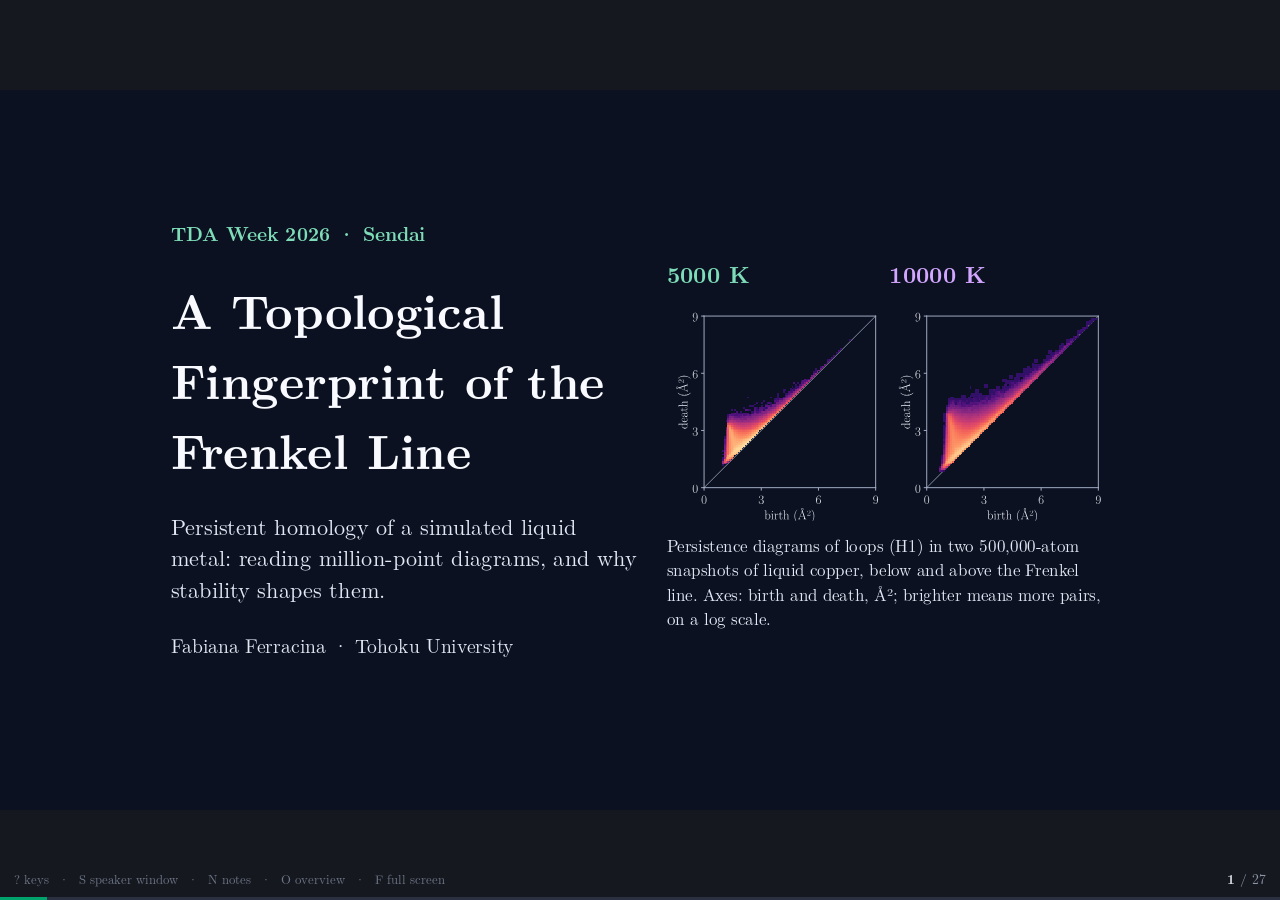
<file: index.html>
<!doctype html>
<html lang="en">
<head>
<meta charset="utf-8">
<meta name="viewport" content="width=device-width,initial-scale=1">
<title>A Topological Fingerprint of the Frenkel Line</title>
<meta name="description" content="Fabiana Ferracina, TDA Week 2026, Sendai: persistent homology of supercritical liquid copper across the Frenkel line.">
<link rel="stylesheet" href="css/deck.css">
</head>
<body>
<!-- Slides are plain HTML sections at 1920 x 1080. Speaker notes live in <aside class="notes">.
     Slides marked data-backup are held in reserve after the closing slide. Press ? for keys. -->
<div class="reveal"><div class="slides">

<!-- 1. cover -->
<section id="cover" style="background:#0B1120; color:#F3F6FC; padding:128px 256px 160px; display:flex; flex-direction:column; justify-content:center; gap:40px">
<p class="head" style="font-size:40px; font-weight:700; letter-spacing:0px; color:#7EDDB8">TDA Week 2026 · Sendai</p>
<h1 class="head" style="font-size:100px; font-weight:700; line-height:1.05; width:700px; color:#F8FAFF">A Topological Fingerprint of the Frenkel Line</h1>
<p style="font-weight:500; font-size:34px; line-height:1.4; color:#E3E9F5; width:700px">Persistent homology of a simulated liquid metal: reading million-point diagrams, and why stability shapes them.</p>
<p style="font-weight:500; font-size:30px; color:#E3E9F5; width:700px">Fabiana Ferracina · Tohoku University</p>
<p class="head" style="position:absolute; left:1000px; top:250px; width:330px; font-size:48px; font-weight:700; color:#7EDDB8">5000 K</p>
<p class="head" style="position:absolute; left:1334px; top:250px; width:330px; font-size:48px; font-weight:700; color:#D3A6FF">10000 K</p>
<img class="figure" src="figures/corrected/cover_h1_5000K.svg" alt="H1 persistence diagram at 5000 K" style="position:absolute; left:1000px; top:316px; width:330px; height:330px">
<img class="figure" src="figures/corrected/cover_h1_10000K.svg" alt="H1 persistence diagram at 10000 K" style="position:absolute; left:1334px; top:316px; width:330px; height:330px">
<p style="position:absolute; left:1000px; top:664px; width:664px; font-weight:500; font-size:26px; line-height:1.4; color:#E3E9F5">Persistence diagrams of loops (H1) in two 500,000-atom snapshots of liquid copper, below and above the Frenkel line. Axes: birth and death, Å²; brighter means more pairs, on a log scale.</p>
<aside class="notes">
(1 min)

The message of this talk is that persistent homology lets us watch the structure of a hot liquid change gradually, layer by layer, across a crossover in how its atoms move, and that a stability theorem explains why the change looks the way it does.

Thank you to the organizers for the invitation. My talk is about persistence diagrams of a simulated liquid metal: copper, pushed to very high temperature and pressure. The physics gives us a question about how the atoms move, and the diagrams let us ask what happens to how the atoms are arranged.

I will begin with the problem, then the data and what we compute from it, and then the results. In the last part I will come back to the theory and explain why the diagrams of a hot liquid look the way they do.

The 2 pictures here are loop diagrams, H1, of 2 snapshots of the liquid, one on each side of the crossover I am about to describe. I hope that by the end of the talk you will be able to read them. Throughout the talk, green means the cooler side and violet the hotter side.
</aside>
</section>

<!-- 2. puzzle -->
<section id="puzzle" style="background:#0B1120; color:#EDF1FA; padding:128px 256px 160px; display:flex; flex-direction:column; gap:26px">
<p class="head" style="font-size:40px; font-weight:700; letter-spacing:0px; color:#3DDC97">The problem</p>
<h2 class="head" style="font-size:64px; font-weight:700; line-height:1.1">Viscosity turns around near 8000 K</h2>
<div style="display:flex; gap:32px; align-items:flex-start">
<div style="width:440px; display:flex; flex-direction:column; gap:20px">
<p style="font-weight:500; font-size:27px; line-height:1.35; color:#EDF1FA">Simulated liquid copper at 10 GPa. The viscosity &#951; falls from 4.9 to 0.68 mPa&#183;s, then rises again to about 0.95.</p>
<p style="font-weight:500; font-size:27px; line-height:1.35; color:#EDF1FA"><b>Frenkel line</b>: where atomic motion turns from liquid-like (vibrate in a cage of neighbors, then hop) to gas-like (free flight between collisions). Here it is predicted near 8000 K, independently of these data.</p>
<div style="background:#1E2D57; padding:16px 22px; border-radius:8px"><p style="font-weight:600; font-size:26px; line-height:1.35; color:#FFFFFF">The line is defined by motion. Does the point cloud of atom positions change across it, and can persistent homology tell?</p></div>
</div>
<div style="position:relative; width:918px; height:525px">
<p style="font-weight:500; position:absolute; left:82px; top:0px; width:492px; font-size:26px; color:#EDF1FA">η (mPa·s), 95% CI</p>
<svg width="820" height="426" viewBox="0 0 820 426" aria-label="Viscosity of liquid copper at 10 GPa versus temperature: falls to a minimum at 8000 K, then rises" style="position:absolute; left:100px; top:50px; width:820px; height:426px"><g transform="scale(0.82)"><line x1="0" y1="520" x2="1000" y2="520" stroke="#2A3450" stroke-width="1"/><line x1="0" y1="425" x2="1000" y2="425" stroke="#2A3450" stroke-width="1"/><line x1="0" y1="331" x2="1000" y2="331" stroke="#2A3450" stroke-width="1"/><line x1="0" y1="237" x2="1000" y2="237" stroke="#2A3450" stroke-width="1"/><line x1="0" y1="142" x2="1000" y2="142" stroke="#2A3450" stroke-width="1"/><line x1="0" y1="47" x2="1000" y2="47" stroke="#2A3450" stroke-width="1"/><line x1="591" y1="0" x2="591" y2="520" stroke="#B794F6" stroke-width="2" stroke-dasharray="8 6"/><line x1="45.5" y1="80.0" x2="45.5" y2="37.3" stroke="#3DDC97" stroke-width="3"/><circle cx="45.5" cy="58.6" r="8" fill="#3DDC97"/><line x1="136.4" y1="277.5" x2="136.4" y2="269.0" stroke="#3DDC97" stroke-width="3"/><circle cx="136.4" cy="273.2" r="8" fill="#3DDC97"/><line x1="227.3" y1="332.7" x2="227.3" y2="319.7" stroke="#3DDC97" stroke-width="3"/><circle cx="227.3" cy="326.2" r="8" fill="#3DDC97"/><line x1="318.2" y1="367.0" x2="318.2" y2="362.9" stroke="#3DDC97" stroke-width="3"/><circle cx="318.2" cy="364.9" r="8" fill="#3DDC97"/><line x1="409.1" y1="382.9" x2="409.1" y2="377.2" stroke="#3DDC97" stroke-width="3"/><circle cx="409.1" cy="380.1" r="8" fill="#3DDC97"/><line x1="500.0" y1="419.3" x2="500.0" y2="412.7" stroke="#3DDC97" stroke-width="3"/><circle cx="500.0" cy="416.0" r="8" fill="#3DDC97"/><line x1="590.9" y1="459.7" x2="590.9" y2="451.4" stroke="#B794F6" stroke-width="3"/><circle cx="590.9" cy="455.5" r="8" fill="#B794F6"/><line x1="681.8" y1="438.6" x2="681.8" y2="428.0" stroke="#B794F6" stroke-width="3"/><circle cx="681.8" cy="433.3" r="8" fill="#B794F6"/><line x1="772.7" y1="437.1" x2="772.7" y2="426.3" stroke="#B794F6" stroke-width="3"/><circle cx="772.7" cy="431.7" r="8" fill="#B794F6"/><line x1="863.6" y1="430.2" x2="863.6" y2="418.8" stroke="#B794F6" stroke-width="3"/><circle cx="863.6" cy="424.5" r="8" fill="#B794F6"/><line x1="954.5" y1="432.6" x2="954.5" y2="426.8" stroke="#B794F6" stroke-width="3"/><circle cx="954.5" cy="429.7" r="8" fill="#B794F6"/></g></svg>
<p style="font-weight:500; position:absolute; left:0px; top:454px; width:74px; font-size:24px; text-align:right; color:#EDF1FA">0</p>
<p style="font-weight:500; position:absolute; left:0px; top:376px; width:74px; font-size:24px; text-align:right; color:#EDF1FA">1</p>
<p style="font-weight:500; position:absolute; left:0px; top:299px; width:74px; font-size:24px; text-align:right; color:#EDF1FA">2</p>
<p style="font-weight:500; position:absolute; left:0px; top:222px; width:74px; font-size:24px; text-align:right; color:#EDF1FA">3</p>
<p style="font-weight:500; position:absolute; left:0px; top:144px; width:74px; font-size:24px; text-align:right; color:#EDF1FA">4</p>
<p style="font-weight:500; position:absolute; left:0px; top:66px; width:74px; font-size:24px; text-align:right; color:#EDF1FA">5</p>
<p style="font-weight:500; position:absolute; left:70px; top:479px; width:98px; font-size:24px; text-align:center; color:#EDF1FA">2000</p>
<p style="font-weight:500; position:absolute; left:219px; top:479px; width:98px; font-size:24px; text-align:center; color:#EDF1FA">4000</p>
<p style="font-weight:500; position:absolute; left:368px; top:479px; width:98px; font-size:24px; text-align:center; color:#EDF1FA">6000</p>
<p style="font-weight:500; position:absolute; left:517px; top:479px; width:98px; font-size:24px; text-align:center; color:#EDF1FA">8000</p>
<p style="font-weight:500; position:absolute; left:667px; top:479px; width:98px; font-size:24px; text-align:center; color:#EDF1FA">10000</p>
<p style="font-weight:500; position:absolute; left:816px; top:479px; width:98px; font-size:24px; text-align:center; color:#EDF1FA">12000 K</p>
<p style="position:absolute; left:579px; top:41px; width:312px; font-size:26px; font-weight:600; color:#3DDC97">Frenkel line ≈ 8000 K</p>
</div>
</div>
<p style="font-weight:500; position:absolute; left:256px; bottom:48px; width:1408px; font-size:22px; line-height:1.3; color:#B4BFD6">Data: F. Ferracina, A. K. A. Lu, X. N. Du, N. Chen, M. I. Ojovan, H. Suito, D. V. Louzguine-Luzgin, &#8220;Viscosity rise of supercritical liquid copper above the Frenkel line and related structural features: a molecular dynamics and topological data analysis study&#8221;, <i>J. Phys.: Condens. Matter</i> (2026), Table 1. Green-Kubo viscosity, 95% CI. Green: below the Frenkel line; violet: 8000 K and above. Frenkel line: Brazhkin et al., <i>Phys. Rev. E</i> <b>85</b>, 031203 (2012).</p>
<aside class="notes">
(2 min)

This slide sets up the problem: the viscosity of copper turns around near 8000 K, which marks a change in how the atoms move, called the Frenkel line. The question is whether the arrangement of the atoms changes too.

Here is the system: copper at a pressure of 10 GPa, about 100,000 atm, roughly what rock feels 300 km inside the Earth. We heat it from 2000 K all the way to 12000 K, which is hotter than the surface of the Sun.

The quantity on the plot is the viscosity, the resistance of the fluid to flowing. As we heat the copper, it gets runnier and runnier. At the start it is about as thick as blood, and near 8000 K it is thinner than water. And then something changes: heat it further, and it becomes thicker again.

A fluid that thins when you heat it is behaving like a liquid. A fluid that thickens when you heat it is behaving like a gas. The boundary between these 2 behaviors has a name: the Frenkel line. Below it, each atom spends most of its time trapped in a cage formed by its neighbors, rattling back and forth, and only now and then hopping to a new cage. Above it, there are no cages any more: atoms fly freely from one collision to the next. For our system, the line is predicted near 8000 K, from arguments that have nothing to do with these data.

What I want you to notice is that the line is defined by motion. The question of this talk is whether the arrangement of the atoms, which, frozen at one instant, is just a point cloud, also changes across the line, and whether persistent homology can see it. The data come from our paper in the Journal of Physics: Condensed Matter, cited at the bottom of the slide.
</aside>
</section>

<!-- 3. fl-transport -->
<section id="fl-transport" style="background:#0B1120; color:#EDF1FA; padding:128px 256px 160px; display:flex; flex-direction:column; gap:22px">
<p class="head" style="font-size:40px; font-weight:700; letter-spacing:0px; color:#3DDC97">The problem &#183; what transport theory explains</p>
<h2 class="head" style="font-size:64px; font-weight:700; line-height:1.1">Activated flow locates the minimum, and stops there</h2>
<div style="display:flex; gap:36px; align-items:flex-start">
<svg width="740" height="500" viewBox="0 0 740 500" aria-label="Arrhenius plot of copper viscosity at 10 GPa: a straight line fitted to the liquid-like points 2000 to 7000 K; from 8000 K the points leave the line"><line x1="96" y1="405.2" x2="716" y2="405.2" stroke="#2A3450" stroke-width="1"/><text x="86" y="412.2" font-size="22" fill="#EDF1FA" text-anchor="end">&#8722;0.5</text><line x1="96" y1="331.0" x2="716" y2="331.0" stroke="#2A3450" stroke-width="1"/><text x="86" y="338.0" font-size="22" fill="#EDF1FA" text-anchor="end">0</text><line x1="96" y1="256.8" x2="716" y2="256.8" stroke="#2A3450" stroke-width="1"/><text x="86" y="263.8" font-size="22" fill="#EDF1FA" text-anchor="end">0.5</text><line x1="96" y1="182.7" x2="716" y2="182.7" stroke="#2A3450" stroke-width="1"/><text x="86" y="189.7" font-size="22" fill="#EDF1FA" text-anchor="end">1</text><line x1="96" y1="108.5" x2="716" y2="108.5" stroke="#2A3450" stroke-width="1"/><text x="86" y="115.5" font-size="22" fill="#EDF1FA" text-anchor="end">1.5</text><line x1="96" y1="64" x2="96" y2="420" stroke="#9CA6B4" stroke-width="2"/><line x1="96" y1="420" x2="716" y2="420" stroke="#9CA6B4" stroke-width="2"/><line x1="96" y1="64" x2="716" y2="64" stroke="#9CA6B4" stroke-width="2"/><line x1="149.9" y1="420" x2="149.9" y2="427" stroke="#9CA6B4" stroke-width="2"/><text x="149.9" y="452" font-size="22" fill="#EDF1FA" text-anchor="middle">0.1</text><line x1="284.7" y1="420" x2="284.7" y2="427" stroke="#9CA6B4" stroke-width="2"/><text x="284.7" y="452" font-size="22" fill="#EDF1FA" text-anchor="middle">0.2</text><line x1="419.5" y1="420" x2="419.5" y2="427" stroke="#9CA6B4" stroke-width="2"/><text x="419.5" y="452" font-size="22" fill="#EDF1FA" text-anchor="middle">0.3</text><line x1="554.3" y1="420" x2="554.3" y2="427" stroke="#9CA6B4" stroke-width="2"/><text x="554.3" y="452" font-size="22" fill="#EDF1FA" text-anchor="middle">0.4</text><line x1="689.0" y1="420" x2="689.0" y2="427" stroke="#9CA6B4" stroke-width="2"/><text x="689.0" y="452" font-size="22" fill="#EDF1FA" text-anchor="middle">0.5</text><line x1="127.4" y1="64" x2="127.4" y2="57" stroke="#9CA6B4" stroke-width="2"/><text x="127.4" y="50" font-size="22" fill="#EDF1FA" text-anchor="middle">12000</text><line x1="183.6" y1="64" x2="183.6" y2="57" stroke="#9CA6B4" stroke-width="2"/><text x="183.6" y="50" font-size="22" fill="#EDF1FA" text-anchor="middle">8000</text><line x1="284.7" y1="64" x2="284.7" y2="57" stroke="#9CA6B4" stroke-width="2"/><text x="284.7" y="50" font-size="22" fill="#EDF1FA" text-anchor="middle">5000</text><line x1="464.4" y1="64" x2="464.4" y2="57" stroke="#9CA6B4" stroke-width="2"/><text x="464.4" y="50" font-size="22" fill="#EDF1FA" text-anchor="middle">3000</text><line x1="689.0" y1="64" x2="689.0" y2="57" stroke="#9CA6B4" stroke-width="2"/><text x="689.0" y="50" font-size="22" fill="#EDF1FA" text-anchor="middle">2000</text><text x="406.0" y="486" font-size="24" fill="#EDF1FA" text-anchor="middle">1000 K / T</text><text x="716" y="24" font-size="22" fill="#EDF1FA" text-anchor="end">T (K)</text><text x="24" y="242.0" font-size="24" fill="#EDF1FA" text-anchor="middle" transform="rotate(-90 24 242.0)">ln &#951; (&#951; in mPa&#183;s)</text><line x1="207.7" y1="296.2" x2="689.0" y2="91.9" stroke="#6EA2FF" stroke-width="4"/><line x1="127.4" y1="330.3" x2="207.7" y2="296.2" stroke="#6EA2FF" stroke-width="3" stroke-dasharray="10 8"/><line x1="183.6" y1="64" x2="183.6" y2="420" stroke="#B794F6" stroke-width="2" stroke-dasharray="6 6"/><line x1="689.0" y1="102.7" x2="689.0" y2="89.0" stroke="#3DDC97" stroke-width="3"/><circle cx="689.0" cy="95.9" r="8" fill="#3DDC97"/><line x1="464.4" y1="191.3" x2="464.4" y2="186.1" stroke="#3DDC97" stroke-width="3"/><circle cx="464.4" cy="188.7" r="8" fill="#3DDC97"/><line x1="352.1" y1="229.5" x2="352.1" y2="219.5" stroke="#3DDC97" stroke-width="3"/><circle cx="352.1" cy="224.5" r="8" fill="#3DDC97"/><line x1="284.7" y1="259.6" x2="284.7" y2="255.6" stroke="#3DDC97" stroke-width="3"/><circle cx="284.7" cy="257.6" r="8" fill="#3DDC97"/><line x1="239.8" y1="275.9" x2="239.8" y2="269.8" stroke="#3DDC97" stroke-width="3"/><circle cx="239.8" cy="272.8" r="8" fill="#3DDC97"/><line x1="207.7" y1="321.6" x2="207.7" y2="312.1" stroke="#3DDC97" stroke-width="3"/><circle cx="207.7" cy="316.9" r="8" fill="#3DDC97"/><line x1="183.6" y1="397.3" x2="183.6" y2="378.2" stroke="#B794F6" stroke-width="3"/><circle cx="183.6" cy="387.8" r="8" fill="#B794F6"/><line x1="164.9" y1="352.9" x2="164.9" y2="334.8" stroke="#B794F6" stroke-width="3"/><circle cx="164.9" cy="343.9" r="8" fill="#B794F6"/><line x1="149.9" y1="350.2" x2="149.9" y2="332.1" stroke="#B794F6" stroke-width="3"/><circle cx="149.9" cy="341.1" r="8" fill="#B794F6"/><line x1="137.7" y1="338.3" x2="137.7" y2="320.7" stroke="#B794F6" stroke-width="3"/><circle cx="137.7" cy="329.5" r="8" fill="#B794F6"/><line x1="127.4" y1="342.6" x2="127.4" y2="333.0" stroke="#B794F6" stroke-width="3"/><circle cx="127.4" cy="337.8" r="8" fill="#B794F6"/><text x="419.5" y="258.3" font-size="23" fill="#6EA2FF" text-anchor="start">fit, 2000&#8211;7000 K</text><text x="419.5" y="286.3" font-size="23" fill="#6EA2FF" text-anchor="start">slope E<tspan font-size="16" dy="5">a</tspan><tspan dy="-5">/R: E</tspan><tspan font-size="16" dy="5">a</tspan><tspan dy="-5"> = 32 kJ/mol</tspan></text><text x="193.6" y="406" font-size="22" fill="#B794F6">8000 K</text></svg>
<div style="flex:1; display:flex; flex-direction:column; gap:16px">
<h3 class="head" style="font-size:34px; font-weight:700; color:#3DDC97">Liquid-like points: one straight line</h3>
<p style="font-weight:500; font-size:25px; line-height:1.33; color:#EDF1FA">To flow, an atom must escape its cage of neighbors, at an energy cost E<sub>a</sub>. Then &#951; &#8733; exp(E<sub>a</sub>/RT), a straight line in this plot with slope E<sub>a</sub>/R.</p>
<p style="font-weight:500; font-size:25px; line-height:1.33; color:#EDF1FA">We fit all the points below the minimum, 2000 to 7000 K: E<sub>a</sub> = 32 kJ/mol (experiment, ambient pressure: 30.5).</p>
<h3 class="head" style="font-size:34px; font-weight:700; color:#B794F6">Gas-like points: off the line</h3>
<p style="font-weight:500; font-size:25px; line-height:1.33; color:#EDF1FA">From 8000 K the points leave the line: escaping a cage no longer limits the flow.</p>
</div></div>
<div style="background:#1E2D57; padding:16px 28px; border-radius:8px"><p style="font-weight:600; font-size:26px; line-height:1.35; color:#FFFFFF">The Eyring&#8211;Kaptay model turns E<sub>a</sub> into a predicted minimum, T<sub>vm</sub> = 2E<sub>a</sub>/R &#8776; 7700 K (7340 K with the experimental E<sub>a</sub>), close to the observed 8000 K. It says nothing about how the atoms are arranged.</p></div>
<p style="font-weight:500; position:absolute; left:256px; bottom:48px; width:1408px; font-size:22px; line-height:1.3; color:#B4BFD6">Green&#8211;Kubo viscosity at 10 GPa; bars: 95% CI. Line: unweighted least-squares fit of ln &#951; against 1/T over 2000&#8211;7000 K (R&#178; = 0.98), dashed where extrapolated. T<sub>vm</sub> = 2E<sub>a</sub>/R: Ojovan and Louzguine-Luzgin, <i>Materials</i> <b>17</b>, 1822 (2024).</p>
<aside class="notes">
(3 min)

The point of this slide is that standard transport theory already explains where the viscosity minimum is, but says nothing about what the atoms are doing.

Physicists already have a good story for where this minimum is, so let me tell it briefly.

The plot is an Arrhenius plot. On the vertical axis is ln η. On the horizontal axis is 1000/T, so hot is on the left and cold is on the right; the real temperatures are written along the top.

Why this plot? In the liquid, an atom can only move by escaping its cage, and escaping costs energy, an activation energy E_a. The chance of having that much energy goes like exp(−E_a/RT). So the viscosity grows like an exponential in 1/T, and on this plot that is a straight line, whose slope is E_a/R.

And indeed, all the liquid points, everything below the minimum, sit on one straight line. Its slope gives E_a = 32 kJ/mol, very close to the 30.5 kJ/mol measured in experiments on ordinary liquid copper. From 8000 K on, the points peel away from the line: escaping a cage is no longer what limits the flow.

A model due to Eyring and Kaptay turns this activation energy into a prediction for where the minimum should be, T = 2E_a/R, and it lands within a few hundred K of what we observe. So transport theory already tells us where the turning point is. What it does not tell us is anything about how the atoms are arranged.
</aside>
</section>

<!-- 4. ms-primer -->
<section id="ms-primer" style="background:#0B1120; color:#EDF1FA; padding:128px 256px 160px; display:flex; flex-direction:column; gap:28px">
<p class="head" style="font-size:40px; font-weight:700; letter-spacing:0px; color:#3DDC97">Background &#183; structure in a liquid</p>
<h2 class="head" style="font-size:64px; font-weight:700; line-height:1.1">Order at two scales: clusters, and the rings between them</h2>
<div style="display:flex; gap:40px; align-items:flex-start">
<div style="display:flex; flex-direction:column; gap:12px; width:460px"><svg width="420" height="360" viewBox="0 0 420 360" aria-label="A 13-atom icosahedral cluster: one central atom (orange) and twelve neighbors (blue)"><defs><radialGradient id="a0" cx="35%" cy="30%" r="70%"><stop offset="0%" stop-color="#FFFFFF"/><stop offset="45%" stop-color="#8FB3F7"/><stop offset="100%" stop-color="#1E3A8A"/></radialGradient><radialGradient id="a1" cx="35%" cy="30%" r="70%"><stop offset="0%" stop-color="#FFFFFF"/><stop offset="45%" stop-color="#FDBA74"/><stop offset="100%" stop-color="#9A3412"/></radialGradient><radialGradient id="a2" cx="35%" cy="30%" r="70%"><stop offset="0%" stop-color="#FFFFFF"/><stop offset="45%" stop-color="#C9D1DE"/><stop offset="100%" stop-color="#5B6475"/></radialGradient></defs><circle cx="151.5" cy="205.2" r="54.2" fill="url(#a0)" stroke="#AAB5CC" stroke-width="1.2"/><circle cx="273.5" cy="157.5" r="54.3" fill="url(#a0)" stroke="#AAB5CC" stroke-width="1.2"/><circle cx="173.0" cy="82.1" r="55.6" fill="url(#a0)" stroke="#AAB5CC" stroke-width="1.2"/><circle cx="250.1" cy="279.5" r="55.8" fill="url(#a0)" stroke="#AAB5CC" stroke-width="1.2"/><circle cx="87.5" cy="157.5" r="57.9" fill="url(#a0)" stroke="#AAB5CC" stroke-width="1.2"/><circle cx="135.1" cy="279.5" r="58.0" fill="url(#a0)" stroke="#AAB5CC" stroke-width="1.2"/><circle cx="210.0" cy="180.0" r="58.0" fill="url(#a1)" stroke="#AAB5CC" stroke-width="1.2"/><circle cx="284.9" cy="80.5" r="58.0" fill="url(#a0)" stroke="#AAB5CC" stroke-width="1.2"/><circle cx="332.5" cy="202.5" r="58.1" fill="url(#a0)" stroke="#AAB5CC" stroke-width="1.2"/><circle cx="169.9" cy="80.5" r="60.2" fill="url(#a0)" stroke="#AAB5CC" stroke-width="1.2"/><circle cx="247.0" cy="277.9" r="60.4" fill="url(#a0)" stroke="#AAB5CC" stroke-width="1.2"/><circle cx="146.5" cy="202.5" r="61.7" fill="url(#a0)" stroke="#AAB5CC" stroke-width="1.2"/><circle cx="268.5" cy="154.8" r="61.8" fill="url(#a0)" stroke="#AAB5CC" stroke-width="1.2"/></svg><h3 class="head" style="font-size:43px; font-weight:700; color:#EDF1FA">Short-range order</h3><p style="font-weight:500; font-size:28px; line-height:1.35; color:#EDF1FA">An atom and its nearest neighbors, about 2.5 &#197; away. A common local shape in metallic liquids is the <b>icosahedron</b>: 12 points around a center. It packs well but cannot tile space, so it is not a crystal.</p></div>
<div style="display:flex; flex-direction:column; gap:12px; width:500px"><svg width="480" height="372" viewBox="0 0 480 372" aria-label="Schematic of medium-range order: five icosahedral clusters (blue, centers gray) sharing atoms around a ring; the 12 atoms lining the gap between them are orange"><defs><radialGradient id="b0" cx="35%" cy="30%" r="70%"><stop offset="0%" stop-color="#FFFFFF"/><stop offset="45%" stop-color="#8FB3F7"/><stop offset="100%" stop-color="#1E3A8A"/></radialGradient><radialGradient id="b1" cx="35%" cy="30%" r="70%"><stop offset="0%" stop-color="#FFFFFF"/><stop offset="45%" stop-color="#FDBA74"/><stop offset="100%" stop-color="#9A3412"/></radialGradient><radialGradient id="b2" cx="35%" cy="30%" r="70%"><stop offset="0%" stop-color="#FFFFFF"/><stop offset="45%" stop-color="#C9D1DE"/><stop offset="100%" stop-color="#5B6475"/></radialGradient></defs><circle cx="279.9" cy="291.0" r="26.3" fill="url(#b0)" stroke="#AAB5CC" stroke-width="1.2"/><circle cx="135.5" cy="251.0" r="27.2" fill="url(#b0)" stroke="#AAB5CC" stroke-width="1.2"/><circle cx="279.9" cy="233.0" r="27.6" fill="url(#b0)" stroke="#AAB5CC" stroke-width="1.2"/><circle cx="334.9" cy="273.0" r="27.6" fill="url(#b0)" stroke="#AAB5CC" stroke-width="1.2"/><circle cx="224.9" cy="273.0" r="27.6" fill="url(#b0)" stroke="#AAB5CC" stroke-width="1.2"/><circle cx="313.9" cy="337.7" r="27.6" fill="url(#b0)" stroke="#AAB5CC" stroke-width="1.2"/><circle cx="245.9" cy="337.7" r="27.6" fill="url(#b0)" stroke="#AAB5CC" stroke-width="1.2"/><circle cx="135.5" cy="193.0" r="28.5" fill="url(#b0)" stroke="#AAB5CC" stroke-width="1.2"/><circle cx="190.5" cy="233.0" r="28.5" fill="url(#b1)" stroke="#AAB5CC" stroke-width="1.2"/><circle cx="80.5" cy="233.0" r="28.5" fill="url(#b0)" stroke="#AAB5CC" stroke-width="1.2"/><circle cx="101.5" cy="297.6" r="28.5" fill="url(#b0)" stroke="#AAB5CC" stroke-width="1.2"/><circle cx="169.5" cy="297.6" r="28.5" fill="url(#b0)" stroke="#AAB5CC" stroke-width="1.2"/><circle cx="369.2" cy="186.2" r="28.6" fill="url(#b0)" stroke="#AAB5CC" stroke-width="1.2"/><circle cx="279.9" cy="290.8" r="28.7" fill="url(#b2)" stroke="#AAB5CC" stroke-width="1.2"/><circle cx="135.5" cy="250.7" r="29.6" fill="url(#b2)" stroke="#AAB5CC" stroke-width="1.2"/><circle cx="313.9" cy="243.9" r="29.7" fill="url(#b1)" stroke="#AAB5CC" stroke-width="1.2"/><circle cx="245.9" cy="243.9" r="29.7" fill="url(#b1)" stroke="#AAB5CC" stroke-width="1.2"/><circle cx="224.9" cy="308.5" r="29.7" fill="url(#b0)" stroke="#AAB5CC" stroke-width="1.2"/><circle cx="334.9" cy="308.5" r="29.7" fill="url(#b0)" stroke="#AAB5CC" stroke-width="1.2"/><circle cx="279.9" cy="348.5" r="29.7" fill="url(#b0)" stroke="#AAB5CC" stroke-width="1.2"/><circle cx="369.2" cy="128.3" r="29.9" fill="url(#b0)" stroke="#AAB5CC" stroke-width="1.2"/><circle cx="424.2" cy="168.2" r="29.9" fill="url(#b0)" stroke="#AAB5CC" stroke-width="1.2"/><circle cx="314.2" cy="168.2" r="29.9" fill="url(#b1)" stroke="#AAB5CC" stroke-width="1.2"/><circle cx="335.2" cy="232.9" r="30.0" fill="url(#b0)" stroke="#AAB5CC" stroke-width="1.2"/><circle cx="403.2" cy="232.9" r="30.0" fill="url(#b0)" stroke="#AAB5CC" stroke-width="1.2"/><circle cx="135.5" cy="121.5" r="30.1" fill="url(#b0)" stroke="#AAB5CC" stroke-width="1.2"/><circle cx="101.5" cy="203.8" r="30.6" fill="url(#b0)" stroke="#AAB5CC" stroke-width="1.2"/><circle cx="169.5" cy="203.8" r="30.6" fill="url(#b1)" stroke="#AAB5CC" stroke-width="1.2"/><circle cx="80.5" cy="268.5" r="30.6" fill="url(#b0)" stroke="#AAB5CC" stroke-width="1.2"/><circle cx="190.5" cy="268.5" r="30.6" fill="url(#b1)" stroke="#AAB5CC" stroke-width="1.2"/><circle cx="135.5" cy="308.5" r="30.6" fill="url(#b0)" stroke="#AAB5CC" stroke-width="1.2"/><circle cx="279.9" cy="81.5" r="31.0" fill="url(#b0)" stroke="#AAB5CC" stroke-width="1.2"/><circle cx="369.2" cy="186.0" r="31.0" fill="url(#b2)" stroke="#AAB5CC" stroke-width="1.2"/><circle cx="279.9" cy="290.5" r="31.0" fill="url(#b0)" stroke="#AAB5CC" stroke-width="1.2"/><circle cx="135.5" cy="63.5" r="31.4" fill="url(#b0)" stroke="#AAB5CC" stroke-width="1.2"/><circle cx="80.5" cy="103.5" r="31.4" fill="url(#b0)" stroke="#AAB5CC" stroke-width="1.2"/><circle cx="190.5" cy="103.5" r="31.4" fill="url(#b1)" stroke="#AAB5CC" stroke-width="1.2"/><circle cx="169.5" cy="168.2" r="31.4" fill="url(#b1)" stroke="#AAB5CC" stroke-width="1.2"/><circle cx="101.5" cy="168.2" r="31.4" fill="url(#b0)" stroke="#AAB5CC" stroke-width="1.2"/><circle cx="135.5" cy="250.5" r="31.9" fill="url(#b0)" stroke="#AAB5CC" stroke-width="1.2"/><circle cx="403.2" cy="139.1" r="32.0" fill="url(#b0)" stroke="#AAB5CC" stroke-width="1.2"/><circle cx="335.2" cy="139.1" r="32.0" fill="url(#b0)" stroke="#AAB5CC" stroke-width="1.2"/><circle cx="314.2" cy="203.8" r="32.1" fill="url(#b1)" stroke="#AAB5CC" stroke-width="1.2"/><circle cx="424.2" cy="203.8" r="32.1" fill="url(#b0)" stroke="#AAB5CC" stroke-width="1.2"/><circle cx="369.2" cy="243.7" r="32.1" fill="url(#b0)" stroke="#AAB5CC" stroke-width="1.2"/><circle cx="279.9" cy="23.5" r="32.3" fill="url(#b0)" stroke="#AAB5CC" stroke-width="1.2"/><circle cx="224.9" cy="63.5" r="32.3" fill="url(#b0)" stroke="#AAB5CC" stroke-width="1.2"/><circle cx="334.9" cy="63.5" r="32.3" fill="url(#b0)" stroke="#AAB5CC" stroke-width="1.2"/><circle cx="313.9" cy="128.1" r="32.3" fill="url(#b1)" stroke="#AAB5CC" stroke-width="1.2"/><circle cx="245.9" cy="128.1" r="32.3" fill="url(#b1)" stroke="#AAB5CC" stroke-width="1.2"/><circle cx="135.5" cy="121.3" r="32.4" fill="url(#b2)" stroke="#AAB5CC" stroke-width="1.2"/><circle cx="279.9" cy="81.2" r="33.3" fill="url(#b2)" stroke="#AAB5CC" stroke-width="1.2"/><circle cx="369.2" cy="185.8" r="33.4" fill="url(#b0)" stroke="#AAB5CC" stroke-width="1.2"/><circle cx="169.5" cy="74.4" r="33.5" fill="url(#b0)" stroke="#AAB5CC" stroke-width="1.2"/><circle cx="101.5" cy="74.4" r="33.5" fill="url(#b0)" stroke="#AAB5CC" stroke-width="1.2"/><circle cx="80.5" cy="139.0" r="33.5" fill="url(#b0)" stroke="#AAB5CC" stroke-width="1.2"/><circle cx="190.5" cy="139.0" r="33.5" fill="url(#b1)" stroke="#AAB5CC" stroke-width="1.2"/><circle cx="135.5" cy="179.0" r="33.5" fill="url(#b0)" stroke="#AAB5CC" stroke-width="1.2"/><circle cx="245.9" cy="34.3" r="34.4" fill="url(#b0)" stroke="#AAB5CC" stroke-width="1.2"/><circle cx="313.9" cy="34.3" r="34.4" fill="url(#b0)" stroke="#AAB5CC" stroke-width="1.2"/><circle cx="224.9" cy="99.0" r="34.4" fill="url(#b0)" stroke="#AAB5CC" stroke-width="1.2"/><circle cx="334.9" cy="99.0" r="34.4" fill="url(#b0)" stroke="#AAB5CC" stroke-width="1.2"/><circle cx="279.9" cy="139.0" r="34.4" fill="url(#b0)" stroke="#AAB5CC" stroke-width="1.2"/><circle cx="135.5" cy="121.0" r="34.8" fill="url(#b0)" stroke="#AAB5CC" stroke-width="1.2"/><circle cx="279.9" cy="81.0" r="35.7" fill="url(#b0)" stroke="#AAB5CC" stroke-width="1.2"/></svg><h3 class="head" style="font-size:43px; font-weight:700; color:#EDF1FA">Medium-range order</h3><p style="font-weight:500; font-size:28px; line-height:1.35; color:#EDF1FA">How those clusters share atoms over the next few neighbor shells (about 4 to 10 &#197;). The gaps between clusters are bounded by <b>rings of about a dozen atoms</b> (orange).</p></div>
<div style="flex:1; display:flex; flex-direction:column; gap:18px; padding:28px; background:#0B1120; border:2px solid #3B4A70; border-radius:8px"><h3 class="head" style="font-size:40px; font-weight:700; color:#3DDC97">For us</h3><p style="font-weight:500; font-size:26px; line-height:1.35; color:#EDF1FA">About 500,000 points in a flat 3-torus, one cloud per temperature.</p><p style="font-weight:500; font-size:26px; line-height:1.35; color:#EDF1FA">The nearest-neighbor distance <b>a</b> &#8776; 2.5 &#197; is the unit of length.</p><p style="font-weight:500; font-size:26px; line-height:1.35; color:#EDF1FA">Question: which of these scales change with temperature?</p></div>
</div>
<aside class="notes">
(2 min)

This slide gives the 2 length scales to watch in the rest of the talk: the first shell of neighbors around each atom, and the rings and gaps between clusters a few shells further out.

Before the data, a little background on what structure means in a liquid. A liquid has no lattice, but it is far from random.

Look first at a single atom and its nearest neighbors, about 2.5 ångströms away, 0.25 nm. Each atom has roughly 12 of them. A favorite arrangement in metallic liquids is the icosahedron, 12 atoms around a center, shown on the left. It packs beautifully locally, but icosahedra cannot tile space, so a liquid full of them does not simply turn into a crystal.

Now zoom out to the next few shells of neighbors. The clusters share atoms with one another, and between them they leave gaps, a little like the gaps between oranges stacked in a crate. Each gap is surrounded by a ring of about 12 atoms, drawn in orange on the right. Physicists call the first scale short-range order and the second medium-range order.

For us, the data is simply about 500,000 points in a flat 3-torus, a periodic box about 20 nm across, with 1 point cloud per temperature. The nearest-neighbor distance, which I will call a, is our natural unit of length. And the question becomes: as we heat the liquid, which of these 2 scales changes?
</aside>
</section>

<!-- 5. pipeline -->
<section id="pipeline" style="background:#0B1120; color:#EDF1FA; padding:128px 256px 160px; display:flex; flex-direction:column; gap:28px">
<p class="head" style="font-size:40px; font-weight:700; letter-spacing:0px; color:#3DDC97">Data and filtration</p>
<h2 class="head" style="font-size:64px; font-weight:700; line-height:1.1">From 500,000 atoms to two persistence diagrams</h2>
<div style="display:flex; gap:16px; align-items:stretch">
<div style="flex:1; min-width:0; display:flex; flex-direction:column; gap:10px; background:#1B2437; padding:20px 22px; border-radius:8px"><h3 class="head" style="font-size:32px; font-weight:700; color:#EDF1FA">Simulation</h3><p style="font-weight:500; font-size:24px; line-height:1.3; color:#EDF1FA">Molecular dynamics of copper at 10 GPa; 11 temperatures, 2000 to 12000 K; one 500,000-atom snapshot each, in a periodic box</p></div>
<span class="x-shape" style="background:#1E2D57; width:48px; height:32px; align-self:center;clip-path:polygon(0% 30%, 60% 30%, 60% 0%, 100% 50%, 60% 100%, 60% 70%, 0% 70%)"></span>
<div style="flex:1; min-width:0; display:flex; flex-direction:column; gap:10px; background:#1B2437; padding:20px 22px; border-radius:8px"><h3 class="head" style="font-size:32px; font-weight:700; color:#EDF1FA">Alpha filtration</h3><p style="font-weight:500; font-size:24px; line-height:1.3; color:#EDF1FA">Periodic Delaunay complex filtered by radius (HomCloud); birth and death recorded as squared radii r&#178;, in &#197;&#178;</p></div>
<span class="x-shape" style="background:#1E2D57; width:48px; height:32px; align-self:center;clip-path:polygon(0% 30%, 60% 30%, 60% 0%, 100% 50%, 60% 100%, 60% 70%, 0% 70%)"></span>
<div style="flex:1; min-width:0; display:flex; flex-direction:column; gap:10px; background:#1B2437; padding:20px 22px; border-radius:8px"><h3 class="head" style="font-size:32px; font-weight:700; color:#EDF1FA">Diagrams</h3><p style="font-weight:500; font-size:24px; line-height:1.3; color:#EDF1FA">Dgm<sub>1</sub> (loops) and Dgm<sub>2</sub> (voids): about 10<sup>6</sup> points each, binned on a 3/32 &#197;&#178; grid</p></div>
<span class="x-shape" style="background:#1E2D57; width:48px; height:32px; align-self:center;clip-path:polygon(0% 30%, 60% 30%, 60% 0%, 100% 50%, 60% 100%, 60% 70%, 0% 70%)"></span>
<div style="flex:1; min-width:0; display:flex; flex-direction:column; gap:10px; background:#1E2D57; padding:20px 22px; border-radius:8px"><h3 class="head" style="font-size:32px; font-weight:700; color:#FFFFFF">Summaries</h3><p style="font-weight:500; font-size:24px; line-height:1.3; color:#D6DEEE">Counts by lifetime, entropy, distances between diagrams, representative cycles</p></div>
</div>
<p style="font-weight:500; font-size:28px; line-height:1.4; color:#EDF1FA"><b>Why alpha rather than Vietoris&#8211;Rips.</b> The alpha complex is the nerve of the balls clipped to their Voronoi cells, so it is homotopy equivalent to the union of balls at every radius, it lives inside the Delaunay triangulation, and it stays small at half a million points. Rips at this size would be enormous and only approximates the union.</p>
<p style="font-weight:500; font-size:28px; line-height:1.4; color:#EDF1FA">Periodic boundaries are built in, so the point cloud is a sample of a flat 3-torus with no edge effects.</p>
<p style="font-weight:500; position:absolute; left:256px; bottom:56px; width:1408px; font-size:22px; line-height:1.3; color:#B4BFD6">LAMMPS, embedded-atom potential (Mendelev&#8211;King), NPT. Diagram sizes at 5000 K: 1.86&#215;10<sup>6</sup> points (H1) and 9.5&#215;10<sup>5</sup> (H2). HomCloud 4.6.</p>
<aside class="notes">
(3 min)

Here I explain how we turn atoms into persistence diagrams, and what a birth and a death mean physically.

The pipeline is standard, but let me take a moment over the filtration, because everything later depends on it.

Put a ball around every atom, and let all the balls grow at the same rate. At each radius, look at the union of the balls. When the balls around a ring of atoms first touch all the way around, a loop is born: there is a hole in the middle. As the balls keep growing, they eventually fill that hole, and the loop dies. The same happens 1 dimension up: when the balls close off a small cavity, a void is born, and when they fill it, the void dies. Each loop and each void becomes 1 point of the diagram, with its birth and its death as coordinates.

The alpha complex computes exactly this, using the Delaunay triangulation. Each ball is clipped to its Voronoi cell, the region of space closer to that atom than to any other, and we record a simplex whenever the clipped balls meet. By the nerve lemma, this complex has the same shape as the union of balls at every radius. And because it lives inside the Delaunay triangulation, it stays small even with 500,000 atoms, where a Vietoris–Rips complex would be enormous. The box is periodic, so there are no edges and no boundary effects.

HomCloud records births and deaths as squared radii, in square ångströms. So a value of 1 means a ball of radius 1 ångström, and a value of 4 means a ball of radius 2 ångströms. Each snapshot gives about 1 million loops and 1 million voids, which we store as 2-D histograms.
</aside>
</section>

<!-- 6. why-tda -->
<section id="why-tda" style="background:#0B1120; color:#EDF1FA; padding:128px 256px 160px; display:flex; flex-direction:column; gap:24px">
<p class="head" style="font-size:40px; font-weight:700; letter-spacing:0px; color:#3DDC97">Why persistent homology</p>
<h2 class="head" style="font-size:64px; font-weight:700; line-height:1.1">Classical descriptors flatten out; diagrams keep the information</h2>
<div style="display:grid; grid-template-columns:1fr 1fr; gap:32px">
<div style="display:flex; flex-direction:column; gap:18px; background:#1B2437; padding:26px 30px; border-radius:12px">
<h3 class="head" style="font-size:38px; font-weight:700; color:#B4BFD6">Classical structure descriptors</h3>
<div style="display:flex; gap:20px; align-items:baseline"><p class="head" style="font-size:40px; font-weight:700; line-height:1; color:#B4BFD6; width:190px; white-space:nowrap">&#8805; 99.98%</p><p style="font-weight:500; font-size:25px; line-height:1.32; color:#EDF1FA">of atoms match <b>no template</b> in common-neighbor analysis, at <b>every</b> temperature. A per-atom label that is constant cannot track a change.</p></div>
<div style="display:flex; gap:20px; align-items:baseline"><p class="head" style="font-size:40px; font-weight:700; line-height:1; color:#B4BFD6; width:190px; white-space:nowrap">g(r)</p><p style="font-weight:500; font-size:25px; line-height:1.32; color:#EDF1FA">the pair correlation is a function of <b>one distance</b>. It averages over angles: a ring of atoms and the cavity it bounds are not told apart.</p></div>
</div>
<div style="display:flex; flex-direction:column; gap:18px; background:#1E2D57; padding:26px 30px; border-radius:12px">
<h3 class="head" style="font-size:38px; font-weight:700; color:#7EDDB8">What persistence adds</h3>
<div style="display:flex; gap:20px; align-items:baseline"><p class="head" style="font-size:40px; font-weight:700; line-height:1; color:#7EDDB8; width:190px; white-space:nowrap">stable</p><p style="font-weight:500; font-size:25px; line-height:1.32; color:#E3E9F5">Dgm is 1-Lipschitz in the input: a &#948;-perturbation of the atoms moves each radius by at most &#948;. Thermal noise has a controlled effect.</p></div>
<div style="display:flex; gap:20px; align-items:baseline"><p class="head" style="font-size:40px; font-weight:700; line-height:1; color:#D3A6FF; width:190px; white-space:nowrap">graded</p><p style="font-weight:500; font-size:25px; line-height:1.32; color:#E3E9F5">by homological degree (H<sub>1</sub> loops, H<sub>2</sub> voids) and by scale (birth, death): about 10<sup>6</sup> points per snapshot, no cutoff to choose.</p></div>
<div style="display:flex; gap:20px; align-items:baseline"><p class="head" style="font-size:40px; font-weight:700; line-height:1; color:#7EDDB8; width:190px; white-space:nowrap">invertible</p><p style="font-weight:500; font-size:25px; line-height:1.32; color:#E3E9F5">a volume-optimal cycle maps a diagram point back to the atoms that bound it.</p></div>
</div>
</div>
<p style="font-weight:500; font-size:27px; line-height:1.35; color:#EDF1FA">So the rest of the talk <b>reads</b> the diagrams rather than reducing them to one score.</p>
<p style="font-weight:500; position:absolute; left:256px; bottom:56px; width:1408px; font-size:22px; line-height:1.3; color:#B4BFD6">Adaptive common-neighbor analysis (OVITO) on the raw 500,000-atom snapshots. Stability in radius: bottleneck distance &#8804; &#948; when every point moves by at most &#948;. Volume-optimal cycles: Obayashi, <i>SIAM J. Appl. Algebra Geom.</i> <b>2</b>, 508&#8211;534 (2018).</p>
<aside class="notes">
(3 min)

The point of this slide is that the standard structural tools see almost nothing changing in a hot liquid, while persistence does, for 3 specific reasons.

Why persistent homology for this problem? Let me first say what the standard tools give.

The usual structural tools in materials science come in 2 kinds. The first is template matching: each atom's neighborhood is compared with a catalog of known shapes, so that one atom looks like part of a crystal and another like the center of an icosahedron. In a hot liquid, almost nothing matches. Essentially every atom, at every temperature, is labeled "other", and a label that never changes cannot track anything.

The second kind is pair statistics, such as the pair correlation function, g(r): how many pairs of atoms sit at each distance r. That is a function of a single distance. All the angles are averaged away, so a ring of atoms and the empty cavity it surrounds look exactly the same.

Persistence gives us 3 things these tools do not. It is stable: if the atoms move a little, the diagram moves a little, so small, smooth changes are real and measurable. It is graded: loops and voids are separated by homological degree, and short-lived and long-lived features by scale, with no cutoff to choose. And it is invertible in practice: from a point of the diagram, a representative cycle takes us back to the actual atoms that made it.
</aside>
</section>

<!-- 7. d-scale -->
<section id="d-scale" style="background:#0B1120; color:#EDF1FA; padding:128px 256px 160px; display:flex; flex-direction:column; gap:32px">
<p class="head" style="font-size:40px; font-weight:700; letter-spacing:0px; color:#3DDC97">Filtration scale</p>
<h2 class="head" style="font-size:80px; font-weight:700; line-height:1.1">Density is a change of filtration scale, and it can be divided out</h2>
<div style="display:flex; gap:48px; align-items:stretch">
<div style="flex:1; display:flex; flex-direction:column; gap:28px">
<p style="font-weight:500; font-size:28px; line-height:1.4; color:#EDF1FA">An alpha filtration commutes with dilation: scaling the points by λ scales every birth and death (squared radii) by λ<sup>2</sup>.</p>
<p style="font-weight:500; font-size:28px; line-height:1.4; color:#EDF1FA">Density ρ sets the length scale, ρ<sup>−1/3</sup>. So <b>b·ρ<sup>2/3</sup></b> and <b>d·ρ<sup>2/3</sup></b> are scale-free coordinates.</p>
<p style="font-weight:500; font-size:28px; line-height:1.4; color:#EDF1FA">From 5000 to 10000 K the density falls 24%, which alone stretches every squared radius by 20%.</p>
<p style="font-weight:500; font-size:28px; line-height:1.4; color:#EDF1FA">In scale-free coordinates, liquids at every temperature and ideal crystals share one plane, with no reference density to choose.</p>
</div>
<div style="width:640px; display:flex; flex-direction:column; justify-content:center; gap:24px; background:#1E2D57; padding:48px; border-radius:8px">
<p style="font-weight:500; font-size:48px; color:#FFFFFF; line-height:1.3; white-space:nowrap">Dgm(λX) = λ<sup>2</sup> · Dgm(X)</p>
<p style="font-weight:500; font-size:28px; line-height:1.4; color:#D6DEEE">(b, d) &nbsp;↦&nbsp; (b ρ<sup>2/3</sup>, d ρ<sup>2/3</sup>)</p>
<p style="font-weight:500; font-size:26px; line-height:1.4; color:#A9B6CF">(ρ<sub>5000</sub>/ρ<sub>10000</sub>)<sup>2/3</sup> = (0.0699/0.0530)<sup>2/3</sup> = 1.20</p>
</div></div><p style="font-weight:500; position:absolute; left:256px; bottom:64px; width:1408px; font-size:24px; color:#B4BFD6">Squared alpha radii in Å², HomCloud 4.6. Density in atoms/Å³ from the NPT runs at 10 GPa.</p>
<aside class="notes">
(3 min)

This slide removes a trap: part of the change between temperatures is just the liquid expanding, and we can divide it out exactly.

First, a normalization that turns out to matter a great deal. We heat the liquid at fixed pressure, so it expands: the hot liquid is noticeably less dense than the cooler one.

Here is a simple fact about the alpha filtration. Take a point cloud and scale every coordinate by a factor λ. Every ball must now grow λ times larger to touch the same neighbors. So every birth and death radius is multiplied by λ, and every squared radius by λ². The diagram simply stretches.

That means expansion alone stretches the whole diagram, and that is easy to mistake for a change in structure. Fortunately it is easy to remove. The density ρ, the number of atoms per unit volume, sets a natural length: ρ^(−1/3) is the typical spacing between atoms, and its square, ρ^(−2/3), is the natural unit for squared radii. So if we multiply every birth and death by ρ^(2/3), each diagram is measured in units of its own atomic spacing.

In these coordinates, liquids at every temperature, and ideal crystals too, live on the same plane, and all our comparisons are made there. After this correction, a good part of the apparent change between temperatures simply disappears. What remains is structure.
</aside>
</section>

<!-- 8. metrics -->
<section id="metrics" style="background:#0B1120; color:#EDF1FA; padding:128px 256px 160px; display:flex; flex-direction:column; gap:24px">
<p class="head" style="font-size:40px; font-weight:700; letter-spacing:0px; color:#3DDC97">Summaries</p>
<h2 class="head" style="font-size:64px; font-weight:700; line-height:1.1">What we compute from each diagram</h2>
<div style="display:grid; grid-template-columns:1fr 1fr; gap:24px">
<div style="display:flex; flex-direction:column; gap:10px; background:#182539; padding:22px 26px; border-left:8px solid #6EA2FF; border-radius:8px"><h3 class="head" style="font-size:34px; font-weight:700; color:#6EA2FF">Lifetime bands, per atom</h3><p style="font-weight:500; font-size:26px; line-height:1.35; color:#EDF1FA">Split Dgm by persistence d &#8722; b into <b>short</b>, <b>middle</b> and <b>long</b> (H<sub>1</sub>: cuts at 0.3 and 1.0 &#197;&#178;; H<sub>2</sub>: 0.15 and 0.7). Count pairs in each band and divide by the number of atoms.</p></div>
<div style="display:flex; flex-direction:column; gap:10px; background:#182539; padding:22px 26px; border-left:8px solid #6EA2FF; border-radius:8px"><h3 class="head" style="font-size:34px; font-weight:700; color:#6EA2FF">Occupied cells N, entropy S</h3><p style="font-weight:500; font-size:26px; line-height:1.35; color:#EDF1FA">Bin Dgm on the 3/32 &#197;&#178; grid. N is the number of occupied (b, d) cells; S = &#8722;&#931; p<sub>i</sub> ln p<sub>i</sub> over their normalized multiplicities.</p><p style="font-weight:500; font-size:26px; line-height:1.35; color:#EDF1FA">S = ln N &#8722; KL(p &#8214; uniform), so S &#8804; ln N.</p></div>
<div style="display:flex; flex-direction:column; gap:10px; background:#182539; padding:22px 26px; border-left:8px solid #6EA2FF; border-radius:8px"><h3 class="head" style="font-size:34px; font-weight:700; color:#6EA2FF">Distances between diagrams</h3><p style="font-weight:500; font-size:26px; line-height:1.35; color:#EDF1FA">Sliced Wasserstein between diagrams at neighboring temperatures. Total variation between normalized histograms, to match the liquid against reference diagrams.</p></div>
<div style="display:flex; flex-direction:column; gap:10px; background:#182539; padding:22px 26px; border-left:8px solid #6EA2FF; border-radius:8px"><h3 class="head" style="font-size:34px; font-weight:700; color:#6EA2FF">Representative cycles</h3><p style="font-weight:500; font-size:26px; line-height:1.35; color:#EDF1FA">Volume-optimal cycle of a pair: the minimal chain that realizes it. It gives the atoms behind a point, their number, and their spread (radius of gyration R<sub>g</sub>).</p></div>
</div>
<p style="font-weight:500; position:absolute; left:256px; bottom:56px; width:1408px; font-size:22px; line-height:1.3; color:#B4BFD6">All births and deaths rescaled to the 5000 K density before any comparison. Bands and grid as in the paper; cycles from HomCloud 4.6 (Obayashi 2018).</p>
<aside class="notes">
(3 min)

This slide defines the 4 summaries I use in the results, so that each one is defined before you see it.

First, lifetime bands. We split each diagram by persistence, death minus birth, into short-lived, middle-lived and long-lived features, and count how many of each there are per atom.

Second, occupied cells and entropy. On the histogram grid, N is the number of cells that contain at least 1 point, and S is the Shannon entropy of how the points are spread over those cells. There is a one-line identity here that will matter later. If p is the distribution over the N occupied cells, its Kullback–Leibler divergence from the uniform distribution is Σ p log(pN), and that equals log N − S. So S = log N − KL. In words: the entropy is the log of how many cells are occupied, minus a penalty for how unevenly they are filled.

Third, distances between diagrams: the sliced Wasserstein distance between neighboring temperatures, and the total variation between normalized histograms, which we will use to match the liquid against reference diagrams.

And fourth, representative cycles. For a given point, HomCloud computes a volume-optimal cycle, the smallest chain that realizes it. From it we read off which atoms are behind the point, how many there are, and how spread out they are. Emerson Escolar's talk this week, on choosing simple representatives for loops, is very close in spirit.
</aside>
</section>

<!-- 9. d-cubes -->
<section id="d-cubes" style="background:#0B1120; color:#EDF1FA; padding:128px 256px 160px; display:flex; flex-direction:column; gap:32px">
<p class="head" style="font-size:40px; font-weight:700; letter-spacing:0px; color:#3DDC97">Statistics from one box</p>
<h2 class="head" style="font-size:80px; font-weight:700; line-height:1.1">Error bars from a single snapshot by localizing the diagram</h2>
<div style="display:flex; gap:56px; align-items:center">
<svg width="560" height="560" viewBox="0 0 560 560" aria-label="Box tiled into cubes; one cube highlighted with a dashed shell around it"><rect x="40" y="40" width="120" height="120" fill="#0B1120" fill-opacity="1" stroke="#9CA6B4" stroke-width="2"/><rect x="40" y="160" width="120" height="120" fill="#0B1120" fill-opacity="1" stroke="#9CA6B4" stroke-width="2"/><rect x="40" y="280" width="120" height="120" fill="#0B1120" fill-opacity="1" stroke="#9CA6B4" stroke-width="2"/><rect x="40" y="400" width="120" height="120" fill="#0B1120" fill-opacity="1" stroke="#9CA6B4" stroke-width="2"/><rect x="160" y="40" width="120" height="120" fill="#0B1120" fill-opacity="1" stroke="#9CA6B4" stroke-width="2"/><rect x="160" y="160" width="120" height="120" fill="#0B1120" fill-opacity="1" stroke="#9CA6B4" stroke-width="2"/><rect x="160" y="280" width="120" height="120" fill="#3DDC97" fill-opacity="0.9" stroke="#9CA6B4" stroke-width="2"/><rect x="160" y="400" width="120" height="120" fill="#0B1120" fill-opacity="1" stroke="#9CA6B4" stroke-width="2"/><rect x="280" y="40" width="120" height="120" fill="#0B1120" fill-opacity="1" stroke="#9CA6B4" stroke-width="2"/><rect x="280" y="160" width="120" height="120" fill="#0B1120" fill-opacity="1" stroke="#9CA6B4" stroke-width="2"/><rect x="280" y="280" width="120" height="120" fill="#0B1120" fill-opacity="1" stroke="#9CA6B4" stroke-width="2"/><rect x="280" y="400" width="120" height="120" fill="#0B1120" fill-opacity="1" stroke="#9CA6B4" stroke-width="2"/><rect x="400" y="40" width="120" height="120" fill="#0B1120" fill-opacity="1" stroke="#9CA6B4" stroke-width="2"/><rect x="400" y="160" width="120" height="120" fill="#0B1120" fill-opacity="1" stroke="#9CA6B4" stroke-width="2"/><rect x="400" y="280" width="120" height="120" fill="#0B1120" fill-opacity="1" stroke="#9CA6B4" stroke-width="2"/><rect x="400" y="400" width="120" height="120" fill="#0B1120" fill-opacity="1" stroke="#9CA6B4" stroke-width="2"/><rect x="136" y="256" width="168" height="168" fill="none" stroke="#3DDC97" stroke-width="3" stroke-dasharray="8 6"/><text x="280" y="552" font-size="24" fill="#EDF1FA" text-anchor="middle">cube + 6 Å shell; keep pairs born inside</text></svg>
<div style="flex:1; display:flex; flex-direction:column; gap:22px">
<p style="font-weight:500; font-size:28px; line-height:1.4; color:#EDF1FA">Tile the periodic box into K³ cubes. Filter each cube together with a shell of its neighbors, and keep only the pairs whose <b>birth simplex</b> lies inside the cube.</p>
<p style="font-weight:500; font-size:28px; line-height:1.4; color:#EDF1FA">The cubes partition the diagram without double counting: 64 cubes of about 7,800 atoms, or 512 of about 1,000.</p>
<p style="font-weight:500; font-size:28px; line-height:1.4; color:#EDF1FA">Result: cube-to-cube spread is small compared with the change per 1000 K. A linear classifier on per-cube Betti curves separates the cubes below and above any split temperature at <b>98 to 100%</b> accuracy.</p>
</div></div><p style="font-weight:500; position:absolute; left:256px; bottom:64px; width:1408px; font-size:24px; color:#B4BFD6">Birth positions from HomCloud; padding 6 Å; K = 4 and 8 give the same picture.</p>
<aside class="notes">
(2 min)

The point here is how we get error bars from a single snapshot, and that the trends are much larger than the noise.

One practical problem: we have 1 snapshot per temperature, so where do error bars come from? Resampling individual points of the diagram would pretend they are independent, and they are not, because neighboring loops share atoms.

So instead we cut space. Every point of the diagram has a birth simplex, the simplex whose appearance created it, and that simplex sits somewhere in the box. We cut the box into cubes and filter each cube together with a 6-ångström shell of its neighbors, so that features near the faces are computed correctly. Then each cube keeps only the points whose birth simplex lies inside it. Since every birth simplex lies in exactly 1 cube, the cubes split the diagram into pieces, with nothing counted twice.

This gives us many samples from a single snapshot. The spread from cube to cube turns out to be small compared with the change from one temperature to the next, and a simple linear classifier on the Betti curves of the cubes tells the temperatures apart almost perfectly.
</aside>
</section>

<!-- 10. real-h1 -->
<section id="real-h1" style="background:#0B1120; color:#EDF1FA; padding:96px 220px 110px; display:flex; flex-direction:column; gap:14px">
<p class="head" style="font-size:40px; font-weight:700; letter-spacing:0px; color:#3DDC97">Real diagrams · H1 loops</p>
<h2 class="head" style="font-size:72px; font-weight:700; line-height:1.1">Copper’s own loops, 5000 K against 10000 K</h2>
<div style="display:flex; justify-content:space-between; align-items:flex-start"><div style="display:flex; flex-direction:column; gap:4px; width:470px"><p class="head" style="font-size:45px; font-weight:700; color:#3DDC97">5000 K</p><img class="figure" src="figures/corrected/h1_5000K.svg" alt="H1 persistence diagram at 5000 K" style="width:470px; height:auto"></div><div style="display:flex; flex-direction:column; gap:4px; width:470px"><p class="head" style="font-size:45px; font-weight:700; color:#B794F6">10000 K</p><img class="figure" src="figures/corrected/h1_10000K.svg" alt="H1 persistence diagram at 10000 K, at the 5000 K density" style="width:470px; height:auto"></div><div style="display:flex; flex-direction:column; gap:4px; width:470px"><p class="head" style="font-size:45px; font-weight:700; color:#EDF1FA">Difference</p><img class="figure" src="figures/corrected/h1_diff.svg" alt="H1 difference, 10000 K minus 5000 K" style="width:470px; height:auto"></div></div>
<p style="font-weight:500; font-size:28px; line-height:1.4; color:#EDF1FA">Axes: birth and death in Å², at the 5000 K density. Color: pairs per cell, log scale, the same for both temperatures; one square per histogram cell, unsmoothed. Right: violet where 10000 K has more, green where it has less.</p>
<p style="font-weight:500; font-size:28px; line-height:1.4; color:#EDF1FA">Loops with lifetime 0.25 to 1 Å²: −32%; 1 to 2 Å²: −20%; above 2 Å²: 856 → 23,118 points (×27). Near the diagonal (under 0.25 Å²) the count is unchanged to within −8%, below the resolution of the grid.</p>
<aside class="notes">
(3 min)

This is the first look at real data. The point is that the loop diagram changes in a specific way across the line: the bulk thins out and a long tail grows.

Now the data. Each panel is the loop diagram of a 500,000-atom snapshot, with more than 1 million points, shown as a heat map in which brighter means more points. On the left is 5000 K, well below the line. In the middle is 10000 K, well above it, rescaled to the same density. On the right is the difference: violet where the hot liquid has more loops, green where it has fewer.

The bright core, where most loops live, with births between about 1.3 and 2.5 square ångströms, loses points: that is the green patch in the difference. Around it, the cloud spreads out. A few more loops appear at small birth, near the lower-left corner. And along the upper edge of the cloud, far from the diagonal, a thin band of long-lived loops appears that was almost absent before; it grows many times over. So this is not one peak sliding sideways. The core thins, and a long tail grows.

That tail is only a tiny fraction of the points, but it will matter when we come to the entropy.
</aside>
</section>

<!-- 11. real-h2 -->
<section id="real-h2" style="background:#0B1120; color:#EDF1FA; padding:96px 220px 110px; display:flex; flex-direction:column; gap:14px">
<p class="head" style="font-size:40px; font-weight:700; letter-spacing:0px; color:#3DDC97">Real diagrams · H2 voids</p>
<h2 class="head" style="font-size:72px; font-weight:700; line-height:1.1">The same two snapshots, for voids</h2>
<div style="display:flex; justify-content:space-between; align-items:flex-start"><div style="display:flex; flex-direction:column; gap:4px; width:470px"><p class="head" style="font-size:45px; font-weight:700; color:#3DDC97">5000 K</p><img class="figure" src="figures/corrected/h2_5000K.svg" alt="H2 persistence diagram at 5000 K" style="width:470px; height:auto"></div><div style="display:flex; flex-direction:column; gap:4px; width:470px"><p class="head" style="font-size:45px; font-weight:700; color:#B794F6">10000 K</p><img class="figure" src="figures/corrected/h2_10000K.svg" alt="H2 persistence diagram at 10000 K, at the 5000 K density" style="width:470px; height:auto"></div><div style="display:flex; flex-direction:column; gap:4px; width:470px"><p class="head" style="font-size:45px; font-weight:700; color:#EDF1FA">Difference</p><img class="figure" src="figures/corrected/h2_diff.svg" alt="H2 difference, 10000 K minus 5000 K" style="width:470px; height:auto"></div></div>
<p style="font-weight:500; font-size:28px; line-height:1.4; color:#EDF1FA">All points shown. At 5000 K the long-lived voids form a narrow ridge at birth ≈ 3.3 Å², reaching death ≈ 8.7. At 10000 K the ridge is about twice as wide, sits near birth 4 and reaches death ≈ 11.</p>
<p style="font-weight:500; font-size:28px; line-height:1.4; color:#EDF1FA">Voids thin out, 990,000 → 760,000 points. The lower lifetime bands lose 22 to 31% (the near-diagonal band depends on the grid); lifetimes above 2 Å²: 11,255 → 13,230 (+18%).</p>
<aside class="notes">
(3 min)

The same comparison for voids. The point is that voids become fewer and less uniform in size.

These are the same 2 snapshots, now for voids: closed cavities, surrounded by atoms on all sides. At 5000 K, most voids are short-lived and sit close to the diagonal, where the plot is brightest. But look at the outline: the long-lived voids form a narrow spike. They are almost all born at the same squared radius, about 3.3 square ångströms, so these cavities close off at the same size. At 10000 K, even after the density correction, the spike is about twice as wide, and it has moved to a birth of about 4 square ångströms: the long-lived voids are born over a much wider range of sizes. The cavities are the same kind of object, but much less uniform in size.

Overall, the voids thin out: there are clearly fewer of them in the hot liquid. Only the very longest-lived voids become a little more common. And here the density correction really matters. Without it, the expansion of the box would push the whole distribution across any fixed threshold, and we would see changes that are not really there.
</aside>
</section>

<!-- 12. real-cycles -->
<section id="real-cycles" style="display:flex; flex-direction:column; gap:16px; padding:128px 256px 160px; background:#0B1120">
  <p class="head" style="font-size:40px; font-weight:700; letter-spacing:0; color:#3DDC97">Real loops and voids · interactive</p>
  <h2 class="head" style="font-size:72px; font-weight:700; line-height:1.1; color:#EDF1FA">A diagram point is a loop in the atom box</h2>
  <iframe class="x-embed" src="apps/cycles/index.html" title="Interactive cycle viewer" style="position:absolute; top:325.19px; left:211.72px; width:1408px; height:510px"></iframe>
  <p style="position:absolute; top:876px; left:256px; width:1408px; font-size:26px; font-weight:500; line-height:1.4; color:#EDF1FA">Left: 80 random points of the diagram of a 100,000-atom sub-box of the snapshot; rings mark the three shown examples. Right: that point’s optimal cycle (green at 5000 K, violet at 10000 K) among the nearby atoms of the real snapshot. Click a button or a point; drag the atoms to rotate.</p>
<aside class="notes">
(4 min, interactive)

The point of this slide is that every point of the diagram corresponds to an actual ring or cavity of atoms, which we can look at.

This slide makes a point of the diagram concrete. On the left are 80 random points from the loop diagram of 1 cube of the liquid. On the right is the cycle behind the circled point, drawn among the real atoms around it. Let me click through a few.

Here is a short-lived loop. It is just a triangle of nearest neighbors, born when 3 balls touch and dead almost immediately. Here is a middle-lived one: a ring of 4 atoms. And here is a long-lived one: a ring of 11, 12, 13 atoms, winding around a gap between clusters. Notice that it is not flat; let me rotate it.

If I switch to voids, a cycle becomes a closed surface made of triangles, and the long-lived voids are wrapped by about 12 atoms.

These are single examples. What we really want are the populations, and they come next.
</aside>
</section>

<!-- 13. t7-cycles -->
<section id="t7-cycles" style="background:#0B1120; color:#EDF1FA; padding:128px 256px 160px; display:flex; flex-direction:column; gap:18px">
<p class="head" style="font-size:40px; font-weight:700; letter-spacing:0px; color:#3DDC97">Inverse analysis &#183; which atoms are behind the points</p>
<h2 class="head" style="font-size:64px; font-weight:700; line-height:1.1">Cycles keep their shape; some populations thin out</h2>
<table style="font-weight:500; font-size:24px; width:1408px">
<tr><th style="font-weight:500; width:16%; text-align:left">Band</th><th style="font-weight:500; width:16%; text-align:left">Boundary atoms</th><th style="font-weight:500; width:34%; text-align:left">R<sub>g</sub> (Å) at 5000, 8000, 10000 K</th><th style="font-weight:500; width:34%; text-align:left">Pairs per atom, 5000 → 10000 K</th></tr>
<tr><td style="font-weight:600; color:#3DDC97">Loops (H1)</td><td></td><td></td><td></td></tr>
<tr><td>Short</td><td>3</td><td>1.52, 1.42, 1.39</td><td>2.03 → 1.95 (−4%)</td></tr>
<tr><td>Middle</td><td>4</td><td>1.62, 1.60, 1.64</td><td>1.42 → 0.93 (−34%)</td></tr>
<tr><td>Long</td><td>9 to 13</td><td>3.30, 2.64, 2.94</td><td>0.357 → 0.332 (−7%)</td></tr>
<tr><td style="font-weight:600; color:#3DDC97">Voids (H2)</td><td></td><td></td><td></td></tr>
<tr><td>Short</td><td>4</td><td>1.73, 1.76, 1.83</td><td>1.04 → 0.89 (−14%)</td></tr>
<tr><td>Middle</td><td>5 to 6</td><td>1.96, 1.98, 1.98</td><td>0.77 → 0.50 (−36%)</td></tr>
<tr><td>Long</td><td>13 to 14</td><td>2.75, 2.74, 3.02</td><td>0.173 → 0.135 (−22%)</td></tr>
</table>
<div style="display:flex; gap:0; align-items:center; background:#1E2D57; padding:16px 26px; border-radius:8px"><p style="font-weight:600; font-size:25px; line-height:1.28; color:#FFFFFF">Looking at the atoms: the 4-atom rings thin out (&#8722;34%) and the long H2 voids decline (&#8722;20 to &#8722;24% for any band cut); the 9-to-13-atom H1 rings change little, &#8722;16% to +8% depending on the cut.</p></div><p style="font-weight:500; font-size:24px; line-height:1.3; color:#EDF1FA">Volume-optimal cycles of 60 sampled pairs per band. The typical cycle in each band has the same number of boundary atoms and a similar radius (R<sub>g</sub> within 10 to 20%) at the three temperatures; what changes is how many cycles exist.</p>
<p style="font-weight:500; position:absolute; left:256px; bottom:64px; width:1408px; font-size:24px; color:#B4BFD6">HomCloud 4.6 optimal volumes, 100,000-atom periodic cubes rescaled to the 5000 K density; pairs per atom are whole-box values from the band slide that follows. Medians. Optimal cycles: Obayashi, <i>SIAM J. Appl. Algebra Geom.</i> <b>2</b>, 508&#8211;534 (2018).</p>
<aside class="notes">
(3 min)

The main point: the typical ring or cavity in each band has the same size and shape on both sides of the line. What changes is how many of them there are.

For each band and each temperature, we take a sample of points and compute their cycles.

Reading the table row by row: short-lived loops are triangles, middle-lived loops are rings of 4 atoms, and long-lived loops are rings of 9 to 13 atoms, about 3 ångströms in radius. That is exactly the medium-range scale from the background slide. The voids follow the same pattern, from 4 atoms up to about 14.

The striking thing is the middle of the table. The size and the shape of a typical cycle in each band barely change between 5000 K and 10000 K. So the liquid is not building new kinds of objects as it heats. It keeps the same kinds of rings and cavities, and changes how many of each it has. The 4-atom rings thin out markedly, and so do the large voids, while the large rings change only a little.
</aside>
</section>

<!-- 14. s-order -->
<section id="s-order" style="background:#0B1120; color:#EDF1FA; padding:128px 256px 160px; display:flex; flex-direction:column; gap:32px">
<p class="head" style="font-size:40px; font-weight:700; letter-spacing:0px; color:#3DDC97">Structure across the Frenkel line</p>
<h2 class="head" style="font-size:64px; font-weight:700; line-height:1.1">Loops and voids disagree: every void band thins out, long loops have no robust trend</h2>
<div style="display:flex; gap:32px; align-items:center">
<svg width="720" height="338" viewBox="0 0 800 376" aria-label="H1 pairs per atom by lifetime band at matched density: short-lived nearly constant, middle-lived falling steadily, long-lived nearly constant; no feature at 8000 K"><g transform="scale(0.8)"><line x1="110" y1="20" x2="110" y2="400" stroke="#9CA6B4" stroke-width="2"/><line x1="110" y1="400" x2="980" y2="400" stroke="#9CA6B4" stroke-width="2"/><text x="110" y="434" font-size="24" fill="#EDF1FA" text-anchor="middle">2k</text><text x="284" y="434" font-size="24" fill="#EDF1FA" text-anchor="middle">4k</text><text x="458" y="434" font-size="24" fill="#EDF1FA" text-anchor="middle">6k</text><text x="632" y="434" font-size="24" fill="#EDF1FA" text-anchor="middle">8k</text><text x="806" y="434" font-size="24" fill="#EDF1FA" text-anchor="middle">10k</text><text x="980" y="434" font-size="24" fill="#EDF1FA" text-anchor="middle">12k</text><line x1="110" y1="400" x2="980" y2="400" stroke="#2A3450" stroke-width="1"/><text x="100" y="408" font-size="24" fill="#EDF1FA" text-anchor="end">0</text><line x1="110" y1="327" x2="980" y2="327" stroke="#2A3450" stroke-width="1"/><text x="100" y="335" font-size="24" fill="#EDF1FA" text-anchor="end">0.5</text><line x1="110" y1="254" x2="980" y2="254" stroke="#2A3450" stroke-width="1"/><text x="100" y="262" font-size="24" fill="#EDF1FA" text-anchor="end">1</text><line x1="110" y1="181" x2="980" y2="181" stroke="#2A3450" stroke-width="1"/><text x="100" y="189" font-size="24" fill="#EDF1FA" text-anchor="end">1.5</text><line x1="110" y1="108" x2="980" y2="108" stroke="#2A3450" stroke-width="1"/><text x="100" y="116" font-size="24" fill="#EDF1FA" text-anchor="end">2</text><line x1="110" y1="35" x2="980" y2="35" stroke="#2A3450" stroke-width="1"/><text x="100" y="43" font-size="24" fill="#EDF1FA" text-anchor="end">2.5</text><text x="545" y="462" font-size="24" fill="#EDF1FA" text-anchor="middle">T (K)</text><line x1="632" y1="20" x2="632" y2="400" stroke="#3DDC97" stroke-width="2" stroke-dasharray="6 6"/><text x="642" y="48" font-size="24" fill="#3DDC97">FL</text><polyline fill="none" stroke="#6EA2FF" stroke-width="4" points="110.0,105.8 197.0,101.2 284.0,101.8 371.0,103.9 458.0,106.1 545.0,108.5 632.0,110.7 719.0,112.6 806.0,115.0 893.0,117.7 980.0,119.5"/><circle cx="110.0" cy="105.8" r="8" fill="#6EA2FF" stroke="#6EA2FF" stroke-width="4"/><circle cx="197.0" cy="101.2" r="8" fill="#6EA2FF" stroke="#6EA2FF" stroke-width="4"/><circle cx="284.0" cy="101.8" r="8" fill="#6EA2FF" stroke="#6EA2FF" stroke-width="4"/><circle cx="371.0" cy="103.9" r="8" fill="#6EA2FF" stroke="#6EA2FF" stroke-width="4"/><circle cx="458.0" cy="106.1" r="8" fill="#6EA2FF" stroke="#6EA2FF" stroke-width="4"/><circle cx="545.0" cy="108.5" r="8" fill="#6EA2FF" stroke="#6EA2FF" stroke-width="4"/><circle cx="632.0" cy="110.7" r="8" fill="#6EA2FF" stroke="#6EA2FF" stroke-width="4"/><circle cx="719.0" cy="112.6" r="8" fill="#6EA2FF" stroke="#6EA2FF" stroke-width="4"/><circle cx="806.0" cy="115.0" r="8" fill="#6EA2FF" stroke="#6EA2FF" stroke-width="4"/><circle cx="893.0" cy="117.7" r="8" fill="#6EA2FF" stroke="#6EA2FF" stroke-width="4"/><circle cx="980.0" cy="119.5" r="8" fill="#6EA2FF" stroke="#6EA2FF" stroke-width="4"/><polyline fill="none" stroke="#FF9F5A" stroke-width="4" points="110.0,62.6 197.0,127.1 284.0,165.9 371.0,192.5 458.0,212.9 545.0,229.5 632.0,242.7 719.0,254.3 806.0,263.7 893.0,271.6 980.0,278.2"/><circle cx="110.0" cy="62.6" r="8" fill="#FF9F5A" stroke="#FF9F5A" stroke-width="4"/><circle cx="197.0" cy="127.1" r="8" fill="#FF9F5A" stroke="#FF9F5A" stroke-width="4"/><circle cx="284.0" cy="165.9" r="8" fill="#FF9F5A" stroke="#FF9F5A" stroke-width="4"/><circle cx="371.0" cy="192.5" r="8" fill="#FF9F5A" stroke="#FF9F5A" stroke-width="4"/><circle cx="458.0" cy="212.9" r="8" fill="#FF9F5A" stroke="#FF9F5A" stroke-width="4"/><circle cx="545.0" cy="229.5" r="8" fill="#FF9F5A" stroke="#FF9F5A" stroke-width="4"/><circle cx="632.0" cy="242.7" r="8" fill="#FF9F5A" stroke="#FF9F5A" stroke-width="4"/><circle cx="719.0" cy="254.3" r="8" fill="#FF9F5A" stroke="#FF9F5A" stroke-width="4"/><circle cx="806.0" cy="263.7" r="8" fill="#FF9F5A" stroke="#FF9F5A" stroke-width="4"/><circle cx="893.0" cy="271.6" r="8" fill="#FF9F5A" stroke="#FF9F5A" stroke-width="4"/><circle cx="980.0" cy="278.2" r="8" fill="#FF9F5A" stroke="#FF9F5A" stroke-width="4"/><polyline fill="none" stroke="#AAB5CC" stroke-width="4" points="110.0,357.0 197.0,350.4 284.0,348.1 371.0,347.8 458.0,348.1 545.0,348.9 632.0,349.9 719.0,350.7 806.0,351.5 893.0,352.5 980.0,353.2"/><circle cx="110.0" cy="357.0" r="8" fill="#8793AD" stroke="#AAB5CC" stroke-width="4"/><circle cx="197.0" cy="350.4" r="8" fill="#8793AD" stroke="#AAB5CC" stroke-width="4"/><circle cx="284.0" cy="348.1" r="8" fill="#8793AD" stroke="#AAB5CC" stroke-width="4"/><circle cx="371.0" cy="347.8" r="8" fill="#8793AD" stroke="#AAB5CC" stroke-width="4"/><circle cx="458.0" cy="348.1" r="8" fill="#8793AD" stroke="#AAB5CC" stroke-width="4"/><circle cx="545.0" cy="348.9" r="8" fill="#8793AD" stroke="#AAB5CC" stroke-width="4"/><circle cx="632.0" cy="349.9" r="8" fill="#8793AD" stroke="#AAB5CC" stroke-width="4"/><circle cx="719.0" cy="350.7" r="8" fill="#8793AD" stroke="#AAB5CC" stroke-width="4"/><circle cx="806.0" cy="351.5" r="8" fill="#8793AD" stroke="#AAB5CC" stroke-width="4"/><circle cx="893.0" cy="352.5" r="8" fill="#8793AD" stroke="#AAB5CC" stroke-width="4"/><circle cx="980.0" cy="353.2" r="8" fill="#8793AD" stroke="#AAB5CC" stroke-width="4"/><text x="893" y="102" font-size="24" fill="#6EA2FF" text-anchor="middle">short</text><text x="893" y="255" font-size="24" fill="#FF9F5A" text-anchor="middle">middle</text><text x="893" y="337" font-size="24" fill="#B4BFD6" text-anchor="middle">long</text></g></svg>
<div style="width:640px; display:flex; flex-direction:column; gap:13px">
<p style="font-weight:500; font-size:25px; line-height:1.3; color:#EDF1FA"><b>Short-lived loops</b>, 3 atoms: 2.01 to 1.92 per atom; within &#177;15% for any band cut.</p>
<p style="font-weight:500; font-size:25px; line-height:1.3; color:#EDF1FA"><b>Middle-lived loops</b>, 4 atoms: 2.31 to 0.83, down 64%. 60% of that loss happens below 5000 K.</p>
<p style="font-weight:500; font-size:25px; line-height:1.3; color:#EDF1FA"><b>Long-lived loops</b>, 9 to 13 atoms across a second shell, 0.29 to 0.36 per atom at these cuts, with no step at the minimum. Their trend is not robust: moving the cut by &#177;20% flips its sign.</p>
<div style="background:#392A18; padding:15px 20px; border-left:8px solid #FF9F5A; border-radius:8px"><p style="font-weight:600; font-size:25px; line-height:1.28; color:#EDF1FA">The <b>voids</b> are robust: H2 short, middle and long fall 36%, 66% and 41%, and every band falls under every cut. The medium-range <i>cavities</i> thin out while the <i>rings</i> show no consistent change &#8212; a statement only a dimension-resolved summary can make.</p></div>
</div></div><p style="font-weight:500; position:absolute; left:256px; bottom:64px; width:1408px; font-size:24px; color:#B4BFD6">H1 pairs per atom by lifetime band, one 500,000-atom frame per temperature, lifetimes rescaled to the 5000 K density. Bands: short &lt; 0.3, middle 0.3 to 1.0, long &gt; 1.0 Å². Atom counts from the inverse analysis. H2 voids (bands 0.15 and 0.7 Å²), 2000 to 12000 K: short −36%, middle −66%, long −41%. Each cut moved by &#177;20%: middle H1 and all H2 trends keep their sign; short and long H1 do not.</p>
<aside class="notes">
(3 min)

The main point: across all temperatures, the voids thin out steadily, and this holds however we set the bands, while the long loops show no clear trend. Nothing jumps at 8000 K.

Here are the same counts per atom, now across all 11 temperatures.

Start with the loops. The triangles, the first-shell structure, hardly move over the whole range. The 4-atom rings fall steadily, and most of that fall happens well before the Frenkel line. The large rings stay roughly level, with no clear trend in either direction.

The voids tell a different story. Short, middle and long, every class of void thins out steadily as the liquid heats, and this holds however we choose the band boundaries. So the cavities of the medium range fade away, while the rings around them hold on. Only a summary that separates homological degrees can tell these 2 apart. And notice that none of these curves jumps at 8000 K: the change is gradual.
</aside>
</section>

<!-- 15. e-lnN -->
<section id="e-lnN" style="background:#0B1120; color:#EDF1FA; padding:128px 256px 160px; display:flex; flex-direction:column; gap:32px">
<p class="head" style="font-size:40px; font-weight:700; letter-spacing:0px; color:#3DDC97">Entropy of the diagram</p>
<h2 class="head" style="font-size:80px; font-weight:700; line-height:1.1">Entropy tracks the logarithm of the occupied scales</h2>
<div style="display:flex; gap:48px; align-items:center">
<svg width="800" height="376" viewBox="0 0 800 376" aria-label="H1 entropy S against ln N for 2000 to 12000 K: nearly linear, slope 0.85; at matched density the curve is shorter and flatter"><g transform="scale(0.8)"><line x1="110" y1="20" x2="110" y2="400" stroke="#9CA6B4" stroke-width="2"/><line x1="110" y1="400" x2="980" y2="400" stroke="#9CA6B4" stroke-width="2"/><text x="308" y="434" font-size="24" fill="#EDF1FA" text-anchor="middle">6</text><text x="505" y="434" font-size="24" fill="#EDF1FA" text-anchor="middle">6.5</text><text x="703" y="434" font-size="24" fill="#EDF1FA" text-anchor="middle">7</text><text x="901" y="434" font-size="24" fill="#EDF1FA" text-anchor="middle">7.5</text><line x1="110" y1="343" x2="980" y2="343" stroke="#2A3450" stroke-width="1"/><text x="100" y="351" font-size="24" fill="#EDF1FA" text-anchor="end">4.5</text><line x1="110" y1="248" x2="980" y2="248" stroke="#2A3450" stroke-width="1"/><text x="100" y="256" font-size="24" fill="#EDF1FA" text-anchor="end">5</text><line x1="110" y1="153" x2="980" y2="153" stroke="#2A3450" stroke-width="1"/><text x="100" y="161" font-size="24" fill="#EDF1FA" text-anchor="end">5.5</text><line x1="110" y1="58" x2="980" y2="58" stroke="#2A3450" stroke-width="1"/><text x="100" y="66" font-size="24" fill="#EDF1FA" text-anchor="end">6</text><text x="545" y="462" font-size="24" fill="#EDF1FA" text-anchor="middle">ln N   (N = occupied diagram bins)</text><polyline fill="none" stroke="#9CA6B4" stroke-width="3" stroke-dasharray="4 8" points="180,357 921,1"/><text x="327" y="166" font-size="24" fill="#B4BFD6">slope 1</text><polyline fill="none" stroke="#6EA2FF" stroke-width="4" points="180.0,357.4 306.1,308.2 410.9,270.4 502.3,237.2 533.9,223.7 593.6,212.7 627.6,200.3 660.9,189.1 683.8,178.1 715.0,172.8 736.0,161.9"/><circle cx="180.0" cy="357.4" r="8" fill="#0B1120" stroke="#6EA2FF" stroke-width="4"/><circle cx="306.1" cy="308.2" r="8" fill="#0B1120" stroke="#6EA2FF" stroke-width="4"/><circle cx="410.9" cy="270.4" r="8" fill="#0B1120" stroke="#6EA2FF" stroke-width="4"/><circle cx="502.3" cy="237.2" r="8" fill="#0B1120" stroke="#6EA2FF" stroke-width="4"/><circle cx="533.9" cy="223.7" r="8" fill="#0B1120" stroke="#6EA2FF" stroke-width="4"/><circle cx="593.6" cy="212.7" r="8" fill="#0B1120" stroke="#6EA2FF" stroke-width="4"/><circle cx="627.6" cy="200.3" r="8" fill="#0B1120" stroke="#6EA2FF" stroke-width="4"/><circle cx="660.9" cy="189.1" r="8" fill="#0B1120" stroke="#6EA2FF" stroke-width="4"/><circle cx="683.8" cy="178.1" r="8" fill="#0B1120" stroke="#6EA2FF" stroke-width="4"/><circle cx="715.0" cy="172.8" r="8" fill="#0B1120" stroke="#6EA2FF" stroke-width="4"/><circle cx="736.0" cy="161.9" r="8" fill="#0B1120" stroke="#6EA2FF" stroke-width="4"/><polyline fill="none" stroke="#6EA2FF" stroke-width="4" points="180.0,357.4 306.1,308.2 410.9,270.4 502.3,237.2 569.1,207.2 640.3,177.9 708.3,150.9 766.8,124.9 819.0,100.6 876.4,77.6 921.5,55.9"/><circle cx="180.0" cy="357.4" r="8" fill="#6EA2FF" stroke="#6EA2FF" stroke-width="4"/><circle cx="306.1" cy="308.2" r="8" fill="#6EA2FF" stroke="#6EA2FF" stroke-width="4"/><circle cx="410.9" cy="270.4" r="8" fill="#6EA2FF" stroke="#6EA2FF" stroke-width="4"/><circle cx="502.3" cy="237.2" r="8" fill="#6EA2FF" stroke="#6EA2FF" stroke-width="4"/><circle cx="569.1" cy="207.2" r="8" fill="#6EA2FF" stroke="#6EA2FF" stroke-width="4"/><circle cx="640.3" cy="177.9" r="8" fill="#6EA2FF" stroke="#6EA2FF" stroke-width="4"/><circle cx="708.3" cy="150.9" r="8" fill="#6EA2FF" stroke="#6EA2FF" stroke-width="4"/><circle cx="766.8" cy="124.9" r="8" fill="#6EA2FF" stroke="#6EA2FF" stroke-width="4"/><circle cx="819.0" cy="100.6" r="8" fill="#6EA2FF" stroke="#6EA2FF" stroke-width="4"/><circle cx="876.4" cy="77.6" r="8" fill="#6EA2FF" stroke="#6EA2FF" stroke-width="4"/><circle cx="921.5" cy="55.9" r="8" fill="#6EA2FF" stroke="#6EA2FF" stroke-width="4"/><text x="842" y="40" font-size="24" fill="#6EA2FF" stroke="#0B1120" stroke-width="6" paint-order="stroke" stroke-linejoin="round">raw</text><text x="782" y="214" font-size="24" fill="#6EA2FF">matched density</text></g></svg>
<div style="width:600px; display:flex; flex-direction:column; gap:22px">
<p style="font-weight:500; font-size:28px; line-height:1.4; color:#EDF1FA">On a ln N axis, S = ln N − KL. Over 2000 to 12000 K, H1 gives S = 0.85 ln N − 0.41 (R² = 0.999); H2 gives slope 0.86. Coarsening or shifting the grid moves the H1 slope within 0.83 to 0.93.</p>
<p style="font-weight:500; font-size:28px; line-height:1.4; color:#EDF1FA">5000 to 10000 K: ΔS = +0.72 while Δ ln N = +0.80. The KL term moves by 0.08.</p>
<p style="font-weight:500; font-size:28px; line-height:1.4; color:#EDF1FA">At matched density ΔS = +0.31 (+6%) for H1 and +0.42 (+8%) for H2: the broadening is real and smaller than the raw number.</p>
</div></div><p style="font-weight:500; position:absolute; left:256px; bottom:64px; width:1408px; font-size:24px; color:#B4BFD6">S: Shannon entropy of the bin multiplicities (natural log). N: occupied (birth, death) bins on the 3/32 Å² grid. H1 shown; H2 gives the same slope. Diagrams recomputed from the raw coordinates with one pipeline (N = 660 to 1470 for H1, 5000 to 10000 K). The published tables give N = 733 to 1651: ΔS is the same 0.72 and Δ ln N is 0.81.</p>
<aside class="notes">
(3 min)

The point here is what the paper's entropy actually measures: mostly how many cells the diagram occupies, that is, how spread out it is.

The paper reports a diagram entropy, so let me unpack what it measures, using the identity from the summaries slide: S = log N − KL.

On this plot, the horizontal axis is log N, the log of the number of occupied cells, and the vertical axis is the entropy. Each point is 1 temperature. If the divergence term never changed, the points would sit on a line of slope 1. What we see is a remarkably straight line, a little shallower than that, for loops and for voids alike.

So in practice the entropy is counting occupied cells. It measures how spread out the diagram is, and the unevenness term barely moves. As the liquid heats, its diagram spreads over more and more of the birth–death plane. After the density correction the spreading is smaller than the raw numbers suggest, but it is real. The exact slope depends a little on the grid, which is one of the open questions I will come back to.
</aside>
</section>

<!-- 16. t9-nulls -->
<section id="t9-nulls" style="background:#0B1120; color:#EDF1FA; padding:128px 256px 160px; display:flex; flex-direction:column; gap:22px">
<p class="head" style="font-size:40px; font-weight:700; letter-spacing:0px; color:#3DDC97">Null models &#183; matched density</p>
<h2 class="head" style="font-size:64px; font-weight:700; line-height:1.1">In H1, copper drifts toward hard spheres</h2>
<svg width="1408" height="480" viewBox="0 0 1408 480" style="flex:none" aria-label="Occupied cells at matched density against temperature for copper, hard spheres and Poisson points, in H1 and H2; copper rises smoothly toward the hard-sphere curve with no step at 8000 K"><text x="100" y="30" font-size="30" font-weight="600" fill="#EDF1FA">H1: occupied cells</text><line x1="100" y1="400.0" x2="520" y2="400.0" stroke="#2A3450" stroke-width="1"/><text x="88" y="408.0" font-size="24" fill="#EDF1FA" text-anchor="end">200</text><line x1="100" y1="312.5" x2="520" y2="312.5" stroke="#2A3450" stroke-width="1"/><text x="88" y="320.5" font-size="24" fill="#EDF1FA" text-anchor="end">500</text><line x1="100" y1="225.0" x2="520" y2="225.0" stroke="#2A3450" stroke-width="1"/><text x="88" y="233.0" font-size="24" fill="#EDF1FA" text-anchor="end">800</text><line x1="100" y1="137.5" x2="520" y2="137.5" stroke="#2A3450" stroke-width="1"/><text x="88" y="145.5" font-size="24" fill="#EDF1FA" text-anchor="end">1100</text><line x1="100" y1="50.0" x2="520" y2="50.0" stroke="#2A3450" stroke-width="1"/><text x="88" y="58.0" font-size="24" fill="#EDF1FA" text-anchor="end">1400</text><line x1="100" y1="50" x2="100" y2="400" stroke="#9CA6B4" stroke-width="2"/><line x1="100" y1="400" x2="520" y2="400" stroke="#9CA6B4" stroke-width="2"/><text x="100.0" y="434" font-size="24" fill="#EDF1FA" text-anchor="middle">2k</text><text x="184.0" y="434" font-size="24" fill="#EDF1FA" text-anchor="middle">4k</text><text x="268.0" y="434" font-size="24" fill="#EDF1FA" text-anchor="middle">6k</text><text x="352.0" y="434" font-size="24" fill="#EDF1FA" text-anchor="middle">8k</text><text x="436.0" y="434" font-size="24" fill="#EDF1FA" text-anchor="middle">10k</text><text x="520.0" y="434" font-size="24" fill="#EDF1FA" text-anchor="middle">12k</text><text x="310.0" y="466" font-size="24" fill="#EDF1FA" text-anchor="middle">T (K)</text><line x1="352.0" y1="50" x2="352.0" y2="400" stroke="#3DDC97" stroke-width="2" stroke-dasharray="6 6"/><polyline fill="none" stroke="#9CA6B4" stroke-width="3" points="100.0,86.7 142.0,86.8 184.0,88.0 226.0,87.1 268.0,86.2 310.0,86.8 352.0,86.0 394.0,84.6 436.0,84.3 478.0,84.0 520.0,83.9"/><circle cx="100.0" cy="86.7" r="4" fill="#8793AD"/><circle cx="142.0" cy="86.8" r="4" fill="#8793AD"/><circle cx="184.0" cy="88.0" r="4" fill="#8793AD"/><circle cx="226.0" cy="87.1" r="4" fill="#8793AD"/><circle cx="268.0" cy="86.2" r="4" fill="#8793AD"/><circle cx="310.0" cy="86.8" r="4" fill="#8793AD"/><circle cx="352.0" cy="86.0" r="4" fill="#8793AD"/><circle cx="394.0" cy="84.6" r="4" fill="#8793AD"/><circle cx="436.0" cy="84.3" r="4" fill="#8793AD"/><circle cx="478.0" cy="84.0" r="4" fill="#8793AD"/><circle cx="520.0" cy="83.9" r="4" fill="#8793AD"/><polyline fill="none" stroke="#FF9F5A" stroke-width="3" points="100.0,298.3 142.0,284.0 184.0,274.4 226.0,265.1 268.0,256.8 310.0,249.8 352.0,241.5 394.0,234.5 436.0,228.7 478.0,223.5 520.0,216.1"/><circle cx="100.0" cy="298.3" r="5" fill="#FF9F5A"/><circle cx="142.0" cy="284.0" r="5" fill="#FF9F5A"/><circle cx="184.0" cy="274.4" r="5" fill="#FF9F5A"/><circle cx="226.0" cy="265.1" r="5" fill="#FF9F5A"/><circle cx="268.0" cy="256.8" r="5" fill="#FF9F5A"/><circle cx="310.0" cy="249.8" r="5" fill="#FF9F5A"/><circle cx="352.0" cy="241.5" r="5" fill="#FF9F5A"/><circle cx="394.0" cy="234.5" r="5" fill="#FF9F5A"/><circle cx="436.0" cy="228.7" r="5" fill="#FF9F5A"/><circle cx="478.0" cy="223.5" r="5" fill="#FF9F5A"/><circle cx="520.0" cy="216.1" r="5" fill="#FF9F5A"/><polyline fill="none" stroke="#6EA2FF" stroke-width="5" points="100.0,363.4 142.0,348.4 184.0,333.4 226.0,317.6 268.0,305.4 310.0,288.3 352.0,274.4 394.0,262.4 436.0,248.7 478.0,238.1 520.0,227.3"/><circle cx="100.0" cy="363.4" r="7" fill="#6EA2FF"/><circle cx="142.0" cy="348.4" r="7" fill="#6EA2FF"/><circle cx="184.0" cy="333.4" r="7" fill="#6EA2FF"/><circle cx="226.0" cy="317.6" r="7" fill="#6EA2FF"/><circle cx="268.0" cy="305.4" r="7" fill="#6EA2FF"/><circle cx="310.0" cy="288.3" r="7" fill="#6EA2FF"/><circle cx="352.0" cy="274.4" r="7" fill="#6EA2FF"/><circle cx="394.0" cy="262.4" r="7" fill="#6EA2FF"/><circle cx="436.0" cy="248.7" r="7" fill="#6EA2FF"/><circle cx="478.0" cy="238.1" r="7" fill="#6EA2FF"/><circle cx="520.0" cy="227.3" r="7" fill="#6EA2FF"/><text x="532" y="91.9" font-size="26" fill="#B4BFD6">Poisson</text><text x="532" y="224.1" font-size="26" fill="#FF9F5A">hard spheres</text><text x="532" y="254.1" font-size="26" fill="#6EA2FF">Cu</text><text x="820" y="30" font-size="30" font-weight="600" fill="#EDF1FA">H2: occupied cells</text><line x1="820" y1="400.0" x2="1240" y2="400.0" stroke="#2A3450" stroke-width="1"/><text x="808" y="408.0" font-size="24" fill="#EDF1FA" text-anchor="end">400</text><line x1="820" y1="312.5" x2="1240" y2="312.5" stroke="#2A3450" stroke-width="1"/><text x="808" y="320.5" font-size="24" fill="#EDF1FA" text-anchor="end">700</text><line x1="820" y1="225.0" x2="1240" y2="225.0" stroke="#2A3450" stroke-width="1"/><text x="808" y="233.0" font-size="24" fill="#EDF1FA" text-anchor="end">1000</text><line x1="820" y1="137.5" x2="1240" y2="137.5" stroke="#2A3450" stroke-width="1"/><text x="808" y="145.5" font-size="24" fill="#EDF1FA" text-anchor="end">1300</text><line x1="820" y1="50.0" x2="1240" y2="50.0" stroke="#2A3450" stroke-width="1"/><text x="808" y="58.0" font-size="24" fill="#EDF1FA" text-anchor="end">1600</text><line x1="820" y1="50" x2="820" y2="400" stroke="#9CA6B4" stroke-width="2"/><line x1="820" y1="400" x2="1240" y2="400" stroke="#9CA6B4" stroke-width="2"/><text x="820.0" y="434" font-size="24" fill="#EDF1FA" text-anchor="middle">2k</text><text x="904.0" y="434" font-size="24" fill="#EDF1FA" text-anchor="middle">4k</text><text x="988.0" y="434" font-size="24" fill="#EDF1FA" text-anchor="middle">6k</text><text x="1072.0" y="434" font-size="24" fill="#EDF1FA" text-anchor="middle">8k</text><text x="1156.0" y="434" font-size="24" fill="#EDF1FA" text-anchor="middle">10k</text><text x="1240.0" y="434" font-size="24" fill="#EDF1FA" text-anchor="middle">12k</text><text x="1030.0" y="466" font-size="24" fill="#EDF1FA" text-anchor="middle">T (K)</text><line x1="1072.0" y1="50" x2="1072.0" y2="400" stroke="#3DDC97" stroke-width="2" stroke-dasharray="6 6"/><polyline fill="none" stroke="#9CA6B4" stroke-width="3" points="820.0,75.2 862.0,75.7 904.0,75.3 946.0,75.8 988.0,76.0 1030.0,75.7 1072.0,75.4 1114.0,74.5 1156.0,75.8 1198.0,74.9 1240.0,76.3"/><circle cx="820.0" cy="75.2" r="4" fill="#8793AD"/><circle cx="862.0" cy="75.7" r="4" fill="#8793AD"/><circle cx="904.0" cy="75.3" r="4" fill="#8793AD"/><circle cx="946.0" cy="75.8" r="4" fill="#8793AD"/><circle cx="988.0" cy="76.0" r="4" fill="#8793AD"/><circle cx="1030.0" cy="75.7" r="4" fill="#8793AD"/><circle cx="1072.0" cy="75.4" r="4" fill="#8793AD"/><circle cx="1114.0" cy="74.5" r="4" fill="#8793AD"/><circle cx="1156.0" cy="75.8" r="4" fill="#8793AD"/><circle cx="1198.0" cy="74.9" r="4" fill="#8793AD"/><circle cx="1240.0" cy="76.3" r="4" fill="#8793AD"/><polyline fill="none" stroke="#FF9F5A" stroke-width="3" points="820.0,298.5 862.0,274.7 904.0,258.6 946.0,243.5 988.0,231.4 1030.0,222.2 1072.0,212.2 1114.0,200.0 1156.0,193.2 1198.0,186.2 1240.0,181.2"/><circle cx="820.0" cy="298.5" r="5" fill="#FF9F5A"/><circle cx="862.0" cy="274.7" r="5" fill="#FF9F5A"/><circle cx="904.0" cy="258.6" r="5" fill="#FF9F5A"/><circle cx="946.0" cy="243.5" r="5" fill="#FF9F5A"/><circle cx="988.0" cy="231.4" r="5" fill="#FF9F5A"/><circle cx="1030.0" cy="222.2" r="5" fill="#FF9F5A"/><circle cx="1072.0" cy="212.2" r="5" fill="#FF9F5A"/><circle cx="1114.0" cy="200.0" r="5" fill="#FF9F5A"/><circle cx="1156.0" cy="193.2" r="5" fill="#FF9F5A"/><circle cx="1198.0" cy="186.2" r="5" fill="#FF9F5A"/><circle cx="1240.0" cy="181.2" r="5" fill="#FF9F5A"/><polyline fill="none" stroke="#6EA2FF" stroke-width="5" points="820.0,351.5 862.0,327.7 904.0,304.7 946.0,279.2 988.0,258.9 1030.0,234.9 1072.0,216.1 1114.0,200.6 1156.0,187.6 1198.0,172.7 1240.0,162.3"/><circle cx="820.0" cy="351.5" r="7" fill="#6EA2FF"/><circle cx="862.0" cy="327.7" r="7" fill="#6EA2FF"/><circle cx="904.0" cy="304.7" r="7" fill="#6EA2FF"/><circle cx="946.0" cy="279.2" r="7" fill="#6EA2FF"/><circle cx="988.0" cy="258.9" r="7" fill="#6EA2FF"/><circle cx="1030.0" cy="234.9" r="7" fill="#6EA2FF"/><circle cx="1072.0" cy="216.1" r="7" fill="#6EA2FF"/><circle cx="1114.0" cy="200.6" r="7" fill="#6EA2FF"/><circle cx="1156.0" cy="187.6" r="7" fill="#6EA2FF"/><circle cx="1198.0" cy="172.7" r="7" fill="#6EA2FF"/><circle cx="1240.0" cy="162.3" r="7" fill="#6EA2FF"/><text x="1252" y="84.3" font-size="26" fill="#B4BFD6">Poisson</text><text x="1252" y="170.3" font-size="26" fill="#6EA2FF">Cu</text><text x="1252" y="200.3" font-size="26" fill="#FF9F5A">hard spheres</text></svg>
<div style="background:#182339; padding:18px 26px; border-left:8px solid #6EA2FF; border-radius:8px"><p style="font-weight:600; font-size:27px; line-height:1.35; color:#EDF1FA">Read it as a trajectory: as the liquid becomes gas-like, its topology moves smoothly toward the hard-sphere reference, with no step at the Frenkel line.</p></div>
<p style="font-weight:500; position:absolute; left:256px; bottom:48px; width:1408px; font-size:22px; line-height:1.3; color:#B4BFD6">Occupied cells of the diagram per 20,000-atom cube (fewer points than the whole box, so fewer cells than on the entropy slide), mean of 8 cubes per point (sd &#8804; 3%), lengths rescaled to the 5000 K density. Hard spheres: random points with minimum separation 0.8 of the Cu nearest-neighbor distance. Dashed: 8000 K. H1: Cu is 41% below hard spheres at 2000 K, 5% below at 12000 K; H2: Cu crosses them near 9000 K.</p>
<aside class="notes">
(4 min)

The main point: as copper heats, the topology of its loops moves steadily toward that of randomly packed hard spheres, never toward an ideal gas.

To say copper is moving toward something, we need something to compare with. So we built 2 random point clouds at the same density as the copper, and ran them through the same pipeline.

The first is Poisson: points scattered completely at random, like an ideal gas. Points can land almost on top of each other, so its diagrams have loops and voids of every size. Nothing about it depends on temperature, so its curve is flat, at the top.

The second is hard spheres: marbles poured into a box. Points are placed at random with one rule: no 2 may come closer than a fixed diameter. Nothing else: no attraction, no preferred angle, only the fact that atoms cannot overlap. We chose a diameter a little below the usual copper spacing, because hot atoms that collide hard get somewhat closer.

Hard spheres are the classic reference liquid: since van der Waals, the structure of a dense liquid has been understood as set mainly by the repulsive cores of its atoms. And on the gas-like side of the Frenkel line, atoms bounce off each other's cores instead of rattling in cages.

The plot shows the number of occupied cells: how spread out the diagram is. A cool liquid is more ordered than poured marbles; its loops come in fewer, repeated sizes, so copper starts below both references. As it heats, its diagram spreads out and climbs smoothly to the hard-sphere curve, ending almost on top of it. It never heads toward Poisson: the atoms never overlap.

There is no step at the Frenkel line, only a steady approach. As the motion becomes gas-like, the extra order melts away, and the topology of copper converges on that of randomly packed hard spheres. This is the closest we come to a structural picture of the Frenkel line.
</aside>
</section>

<!-- 17. d-dict -->
<section id="d-dict" style="background:#0B1120; color:#EDF1FA; padding:128px 256px 160px; display:flex; flex-direction:column; gap:32px">
<p class="head" style="font-size:40px; font-weight:700; letter-spacing:0px; color:#3DDC97">Reading a diagram</p>
<h2 class="head" style="font-size:80px; font-weight:700; line-height:1.1">A dictionary: each crystal writes its own points</h2>
<div style="display:flex; gap:48px; align-items:center">
<svg width="704" height="448" viewBox="0 0 704 448" aria-label="Birth-death plane in units of the nearest-neighbor distance squared, with the exact persistence points of FCC, HCP, BCC and icosahedral order: loops as dots, voids as squares"><g transform="scale(0.8)"><line x1="110" y1="20" x2="110" y2="480" stroke="#9CA6B4" stroke-width="2"/><line x1="110" y1="480" x2="860" y2="480" stroke="#9CA6B4" stroke-width="2"/><text x="217" y="514" font-size="24" fill="#EDF1FA" text-anchor="middle">0.25</text><text x="396" y="514" font-size="24" fill="#EDF1FA" text-anchor="middle">0.30</text><text x="574" y="514" font-size="24" fill="#EDF1FA" text-anchor="middle">0.35</text><text x="753" y="514" font-size="24" fill="#EDF1FA" text-anchor="middle">0.40</text><line x1="110" y1="443" x2="860" y2="443" stroke="#2A3450" stroke-width="1"/><text x="100" y="451" font-size="24" fill="#EDF1FA" text-anchor="end">0.30</text><line x1="110" y1="351" x2="860" y2="351" stroke="#2A3450" stroke-width="1"/><text x="100" y="359" font-size="24" fill="#EDF1FA" text-anchor="end">0.35</text><line x1="110" y1="259" x2="860" y2="259" stroke="#2A3450" stroke-width="1"/><text x="100" y="267" font-size="24" fill="#EDF1FA" text-anchor="end">0.40</text><line x1="110" y1="167" x2="860" y2="167" stroke="#2A3450" stroke-width="1"/><text x="100" y="175" font-size="24" fill="#EDF1FA" text-anchor="end">0.45</text><line x1="110" y1="75" x2="860" y2="75" stroke="#2A3450" stroke-width="1"/><text x="100" y="83" font-size="24" fill="#EDF1FA" text-anchor="end">0.50</text><text x="485" y="552" font-size="24" fill="#EDF1FA" text-anchor="middle">birth (units of a²)</text><text x="30" y="250" font-size="24" fill="#EDF1FA" transform="rotate(-90 30 250)" text-anchor="middle">death (units of a²)</text><line x1="324" y1="480" x2="824" y2="222" stroke="#9CA6B4" stroke-width="2" stroke-dasharray="6 6"/><circle cx="217" cy="382" r="12" fill="#6EA2FF"/><text x="237" y="390" font-size="24" fill="#6EA2FF" text-anchor="start">FCC and HCP loop</text><circle cx="217" cy="420" r="12" fill="#6EA2FF"/><text x="237" y="428" font-size="24" fill="#6EA2FF" text-anchor="start">icosahedral loop</text><circle cx="217" cy="305" r="12" fill="#FF9F5A"/><text x="237" y="313" font-size="24" fill="#FF9F5A" text-anchor="start">BCC loop</text><rect x="504" y="294" width="22" height="22" fill="#0B1120" stroke="#6EA2FF" stroke-width="5"/><text x="535" y="303" font-size="24" fill="#6EA2FF" stroke="#0B1120" stroke-width="6" paint-order="stroke" stroke-linejoin="round" text-anchor="start">tetrahedral hole</text><rect x="504" y="64" width="22" height="22" fill="#0B1120" stroke="#6EA2FF" stroke-width="5"/><text x="535" y="83" font-size="24" fill="#6EA2FF" text-anchor="start">octahedral hole</text><rect x="504" y="325" width="22" height="22" fill="#0B1120" stroke="#6EA2FF" stroke-width="5"/><text x="535" y="366" font-size="24" fill="#6EA2FF" stroke="#0B1120" stroke-width="6" paint-order="stroke" stroke-linejoin="round" text-anchor="start">icosahedral tetrahedron</text><rect x="653" y="218" width="22" height="22" fill="#0B1120" stroke="#FF9F5A" stroke-width="5"/><text x="684" y="237" font-size="24" fill="#FF9F5A" stroke="#0B1120" stroke-width="6" paint-order="stroke" stroke-linejoin="round" text-anchor="start">BCC void</text><rect x="504" y="110" width="22" height="22" fill="#0B1120" stroke="#6EA2FF" stroke-width="5"/><text x="535" y="129" font-size="24" fill="#6EA2FF" text-anchor="start">Mackay octahedral</text><circle cx="515" cy="305" r="5" fill="#FF9F5A"/></g></svg>
<div style="flex:1; display:flex; flex-direction:column; gap:22px">
<svg width="656" height="274" viewBox="0 0 660 274" aria-label="Three atoms with balls growing around them: too small; touching, so the loop is born at r squared = a squared over 4; reaching the center, so the loop dies at a squared over 3"><circle cx="110.0" cy="70.0" r="28" fill="#6EA2FF" fill-opacity="0.16" stroke="#6EA2FF" stroke-width="2"/><circle cx="68.0" cy="142.7" r="28" fill="#6EA2FF" fill-opacity="0.16" stroke="#6EA2FF" stroke-width="2"/><circle cx="152.0" cy="142.7" r="28" fill="#6EA2FF" fill-opacity="0.16" stroke="#6EA2FF" stroke-width="2"/><circle cx="110.0" cy="70.0" r="6" fill="#EDF1FA"/><circle cx="68.0" cy="142.7" r="6" fill="#EDF1FA"/><circle cx="152.0" cy="142.7" r="6" fill="#EDF1FA"/><text x="110" y="236" text-anchor="middle" font-size="21" font-weight="700" fill="#EDF1FA">balls too small</text><text x="110" y="262" text-anchor="middle" font-size="20" fill="#B4BFD6">no ring yet</text><polygon points="330.0,70.0 288.0,142.7 372.0,142.7" fill="#473C1F"/><circle cx="330.0" cy="70.0" r="42.0" fill="#6EA2FF" fill-opacity="0.16" stroke="#6EA2FF" stroke-width="2"/><circle cx="288.0" cy="142.7" r="42.0" fill="#6EA2FF" fill-opacity="0.16" stroke="#6EA2FF" stroke-width="2"/><circle cx="372.0" cy="142.7" r="42.0" fill="#6EA2FF" fill-opacity="0.16" stroke="#6EA2FF" stroke-width="2"/><line x1="330.0" y1="70.0" x2="288.0" y2="142.7" stroke="#AAB5CC" stroke-width="3"/><line x1="288.0" y1="142.7" x2="372.0" y2="142.7" stroke="#AAB5CC" stroke-width="3"/><line x1="372.0" y1="142.7" x2="330.0" y2="70.0" stroke="#AAB5CC" stroke-width="3"/><circle cx="330.0" cy="70.0" r="6" fill="#EDF1FA"/><circle cx="288.0" cy="142.7" r="6" fill="#EDF1FA"/><circle cx="372.0" cy="142.7" r="6" fill="#EDF1FA"/><text x="330" y="236" text-anchor="middle" font-size="21" font-weight="700" fill="#EDF1FA">ring born</text><text x="330" y="262" text-anchor="middle" font-size="20" fill="#B4BFD6">r² = a²/4</text><circle cx="550.0" cy="70.0" r="48.49742261192857" fill="#6EA2FF" fill-opacity="0.16" stroke="#6EA2FF" stroke-width="2"/><circle cx="508.0" cy="142.7" r="48.49742261192857" fill="#6EA2FF" fill-opacity="0.16" stroke="#6EA2FF" stroke-width="2"/><circle cx="592.0" cy="142.7" r="48.49742261192857" fill="#6EA2FF" fill-opacity="0.16" stroke="#6EA2FF" stroke-width="2"/><line x1="550.0" y1="70.0" x2="508.0" y2="142.7" stroke="#AAB5CC" stroke-width="3"/><line x1="508.0" y1="142.7" x2="592.0" y2="142.7" stroke="#AAB5CC" stroke-width="3"/><line x1="592.0" y1="142.7" x2="550.0" y2="70.0" stroke="#AAB5CC" stroke-width="3"/><circle cx="550.0" cy="70.0" r="6" fill="#EDF1FA"/><circle cx="508.0" cy="142.7" r="6" fill="#EDF1FA"/><circle cx="592.0" cy="142.7" r="6" fill="#EDF1FA"/><text x="550" y="236" text-anchor="middle" font-size="21" font-weight="700" fill="#EDF1FA">center filled: ring dies</text><text x="550" y="262" text-anchor="middle" font-size="20" fill="#B4BFD6">r² = a²/3</text></svg>
<p style="font-weight:500; font-size:26px; line-height:1.38; color:#EDF1FA">Dots are loops (H1), squares are voids (H2); crystallographers call a void a hole. a is the nearest-neighbor distance.</p>
<p style="font-weight:500; font-size:26px; line-height:1.38; color:#EDF1FA">In 3D the same growth fills the gap among 4 atoms at <b>3a²/8</b> and the gap among 6 at <b>a²/2</b>. The octahedral hole lasts longest: the close-packing signature.</p>
</div></div><p style="font-weight:500; position:absolute; left:256px; bottom:64px; width:1408px; font-size:24px; color:#B4BFD6">Exact values, checked numerically (periodic alpha filtrations of ideal FCC, HCP and BCC, and alpha filtrations of finite 13-, 55- and 147-atom Mackay icosahedra). BCC in units of its first-shell distance; its second-shell loop (orange dot) coincides with the tetrahedral hole. HCP coincides with FCC.</p>
<aside class="notes">
(4 min)

Here I build the tool for the theory part: each ideal crystal produces a few exact points in the diagram, and the octahedral hole is the signature of close packing.

Now let me go back to theory and ask why the diagram of a hot liquid looks the way it does. The starting point is crystals, where everything can be computed by hand.

Take 3 atoms at the corners of an equilateral triangle with side a, and grow the balls. While they are small, nothing touches. When the radius reaches a/2, neighboring balls touch, and a ring closes around the empty middle: a loop is born, at squared radius a²/4. The balls keep growing, and the hole closes when they reach the center of the triangle, at the circumradius, a/√3. So the loop dies at a²/3. You can follow this in the little pictures on the right.

The same thing happens in 3 dimensions. 4 atoms at the corners of a regular tetrahedron enclose a small cavity, which fills at the tetrahedron's circumradius, giving a death at 3a²/8. 6 atoms at the corners of an octahedron enclose a larger cavity, which fills at a²/2.

So a perfect crystal produces just a handful of exact points, which we can write in units of a². Face-centered cubic and hexagonal close packing give the same points, since they differ only in how their layers are stacked. Body-centered cubic gives different ones. And the octahedral hole, which survives longest, is the signature of close packing. We checked all of these numerically, with the same code we use for the liquid. This is our dictionary. The question is how long it stays readable once the atoms start to move.
</aside>
</section>

<!-- 18. d-stability -->
<section id="d-stability" style="background:#0B1120; color:#EDF1FA; padding:128px 256px 160px; display:flex; flex-direction:column; gap:24px">
<p class="head" style="font-size:40px; font-weight:700; letter-spacing:0px; color:#3DDC97">Stability &#183; why a hot liquid looks the way it does</p>
<h2 class="head" style="font-size:68px; font-weight:700; line-height:1.1">Stability meets Lindemann: why fingerprints merge</h2>
<div style="display:flex; gap:36px; align-items:center">
<svg width="620" height="324" viewBox="0 0 720 376" aria-label="Share of FCC voids with the octahedral signature: 33% ideal, 11% at sigma 0.05a, 3% at 0.10a and 3% at 0.15a (a floor)"><g transform="scale(0.8)"><rect x="424" y="20" width="104" height="380" fill="#252F4B" fill-opacity="0.8"/><line x1="110" y1="20" x2="110" y2="400" stroke="#9CA6B4" stroke-width="2"/><line x1="110" y1="400" x2="860" y2="400" stroke="#9CA6B4" stroke-width="2"/><text x="217" y="434" font-size="24" fill="#EDF1FA" text-anchor="middle">0.00</text><text x="396" y="434" font-size="24" fill="#EDF1FA" text-anchor="middle">0.05</text><text x="574" y="434" font-size="24" fill="#EDF1FA" text-anchor="middle">0.10</text><text x="753" y="434" font-size="24" fill="#EDF1FA" text-anchor="middle">0.15</text><line x1="110" y1="400" x2="860" y2="400" stroke="#2A3450" stroke-width="1"/><text x="100" y="408" font-size="24" fill="#EDF1FA" text-anchor="end">0</text><line x1="110" y1="294" x2="860" y2="294" stroke="#2A3450" stroke-width="1"/><text x="100" y="302" font-size="24" fill="#EDF1FA" text-anchor="end">10</text><line x1="110" y1="189" x2="860" y2="189" stroke="#2A3450" stroke-width="1"/><text x="100" y="197" font-size="24" fill="#EDF1FA" text-anchor="end">20</text><line x1="110" y1="83" x2="860" y2="83" stroke="#2A3450" stroke-width="1"/><text x="100" y="91" font-size="24" fill="#EDF1FA" text-anchor="end">30</text><text x="485" y="462" font-size="24" fill="#EDF1FA" text-anchor="middle">σ per axis (units of a; 3D rms = √3 σ)</text><rect x="183" y="52" width="68" height="348" fill="#6EA2FF"/><text x="217" y="40" font-size="24" fill="#EDF1FA" text-anchor="middle">33%</text><rect x="362" y="284" width="68" height="116" fill="#6EA2FF"/><text x="396" y="272" font-size="24" fill="#EDF1FA" text-anchor="middle">11%</text><rect x="540" y="368" width="68" height="32" fill="#6EA2FF"/><text x="574" y="356" font-size="24" fill="#EDF1FA" text-anchor="middle">3%</text><rect x="719" y="369" width="68" height="31" fill="#6EA2FF"/><text x="753" y="358" font-size="24" fill="#EDF1FA" text-anchor="middle">3%</text><text x="476" y="118" font-size="24" font-weight="700" fill="#B4BFD6" text-anchor="middle">Lindemann</text><text x="476" y="146" font-size="20" fill="#B4BFD6" text-anchor="middle">3D rms 0.10 to 0.15</text><text x="30" y="210" font-size="24" fill="#EDF1FA" transform="rotate(-90 30 210)" text-anchor="middle">FCC voids with death/birth &gt; 1.3</text></g></svg>
<div style="flex:1; display:flex; flex-direction:column; gap:14px">
<div style="background:#1E2D57; padding:20px 26px; border-radius:8px"><p style="font-weight:500; font-size:36px; color:#FFFFFF">|Δ r²| ≤ 2rδ + δ²</p><p style="font-weight:500; font-size:24px; color:#D6DEEE; margin-top:8px">filtration in radius is 1-Lipschitz, so in r&#178; a point moves at most this far when atoms move by &#948;</p></div>
<p style="font-weight:500; font-size:26px; line-height:1.3; color:#EDF1FA">At δ = 0.1a and r ≈ 0.65a the bound is about <b>0.14a²</b>, about the same as the gap between tetrahedral and octahedral deaths, <b>0.125a²</b>.</p>
<p style="font-weight:500; font-size:26px; line-height:1.3; color:#EDF1FA"><b>Lindemann&#8217;s rule</b>: a crystal melts when the rms vibration reaches 10 to 15% of a. The bound keeps the two holes apart only below about 0.05a, smaller than that. Numerically the octahedral signature falls from 33% of voids to 11% at 0.05a, and to a 3% floor by 0.10a.</p><div style="background:#182339; padding:16px 22px; border-left:8px solid #6EA2FF; border-radius:8px"><p style="font-weight:600; font-size:25px; line-height:1.3; color:#EDF1FA">A perturbation theorem and an empirical melting criterion land on the <b>same scale</b>. That is why a hot liquid&#8217;s diagram cannot name its crystal &#8212; and why it can still change smoothly and measurably.</p></div>
</div></div><p style="font-weight:500; position:absolute; left:256px; bottom:64px; width:1408px; font-size:24px; color:#B4BFD6">FCC with Gaussian displacements (σ per Cartesian component), periodic alpha filtration. 'Octahedral signature' = death/birth above 1.3 (ideal: 1.5 octahedral, 1.125 tetrahedral). 2048 atoms, 5 seeds. Lindemann 3D rms 0.10&#8211;0.15 = 0.06&#8211;0.09 per axis.</p>
<aside class="notes">
(5 min)

This is the key argument of the talk, and it answers one question: can thermal vibration blur the 2 holes of our dictionary, the tetrahedral and the octahedral, into each other? Yes, at exactly the scale where crystals melt. That is why a liquid's diagram cannot name its crystal, yet still changes smoothly.

The theorem: if every atom moves by at most δ, every radius in the diagram moves by at most δ. The diagram moves no further than the atoms do.

In squared radius: r′² − r² = (r′ − r)(r′ + r). The first factor is at most δ, the second at most 2r + δ. So a squared radius moves by at most 2rδ + δ², the formula in the box. It depends on r: holes that die at a larger radius move more.

Which r? The 2 holes we want to tell apart. The tetrahedral hole dies at 3a²/8, radius about 0.61a; the octahedral at a²/2, radius about 0.71a. So take r ≈ 0.65a, in between. The gap between the 2 deaths is 0.125a².

Now the physics. Lindemann's rule: a crystal melts when its atoms vibrate by about 10% of the neighbor distance. So take δ = 0.1a. The bound is then about 0.14a², the same size as the gap. A perturbation theorem and a melting rule point to the same scale.

Both holes can move toward each other, so each must stay within half the gap. That is guaranteed only for δ below about 0.05a, half the Lindemann scale. Beyond that we simulate: we add random noise to a perfect crystal and count the voids that still look octahedral. The signature fades fast, and it is essentially gone by the Lindemann scale.

So where crystals melt, the dictionary can no longer tell crystals apart: a liquid's diagram cannot name its crystal. And by the same theorem, it still changes smoothly and measurably as the liquid changes.
</aside>
</section>

<!-- 19. d-liquid -->
<section id="d-liquid" style="background:#0B1120; color:#EDF1FA; padding:128px 256px 160px; display:flex; flex-direction:column; gap:32px">
<p class="head" style="font-size:40px; font-weight:700; letter-spacing:0px; color:#3DDC97">The liquid in the dictionary</p>
<h2 class="head" style="font-size:80px; font-weight:700; line-height:1.1">The liquid reads as a crystal blurred past the Lindemann scale</h2>
<div style="display:flex; gap:48px; align-items:center">
<svg width="720" height="376" viewBox="0 0 720 376" aria-label="Effective displacement of the best-matching noisy crystal rises steadily from 0.07a at 2000 K to 0.20a at 10000 to 12000 K, the same for FCC and BCC"><g transform="scale(0.8)"><line x1="110" y1="20" x2="110" y2="400" stroke="#9CA6B4" stroke-width="2"/><line x1="110" y1="400" x2="860" y2="400" stroke="#9CA6B4" stroke-width="2"/><text x="144" y="434" font-size="24" fill="#EDF1FA" text-anchor="middle">2k</text><text x="280" y="434" font-size="24" fill="#EDF1FA" text-anchor="middle">4k</text><text x="417" y="434" font-size="24" fill="#EDF1FA" text-anchor="middle">6k</text><text x="553" y="434" font-size="24" fill="#EDF1FA" text-anchor="middle">8k</text><text x="690" y="434" font-size="24" fill="#EDF1FA" text-anchor="middle">10k</text><text x="826" y="434" font-size="24" fill="#EDF1FA" text-anchor="middle">12k</text><line x1="110" y1="380" x2="860" y2="380" stroke="#2A3450" stroke-width="1"/><text x="100" y="388" font-size="24" fill="#EDF1FA" text-anchor="end">0.05</text><line x1="110" y1="280" x2="860" y2="280" stroke="#2A3450" stroke-width="1"/><text x="100" y="288" font-size="24" fill="#EDF1FA" text-anchor="end">0.10</text><line x1="110" y1="180" x2="860" y2="180" stroke="#2A3450" stroke-width="1"/><text x="100" y="188" font-size="24" fill="#EDF1FA" text-anchor="end">0.15</text><line x1="110" y1="80" x2="860" y2="80" stroke="#2A3450" stroke-width="1"/><text x="100" y="88" font-size="24" fill="#EDF1FA" text-anchor="end">0.20</text><text x="485" y="462" font-size="24" fill="#EDF1FA" text-anchor="middle">T (K)</text><line x1="553" y1="20" x2="553" y2="400" stroke="#3DDC97" stroke-width="2" stroke-dasharray="6 6"/><text x="563" y="48" font-size="24" fill="#3DDC97">FL</text><polyline fill="none" stroke="#6EA2FF" stroke-width="4" points="144.1,340.0 212.3,280.0 280.5,280.0 348.6,280.0 416.8,220.0 485.0,220.0 553.2,160.0 621.4,160.0 689.5,80.0 757.7,80.0 825.9,80.0"/><circle cx="144.1" cy="340.0" r="8" fill="#6EA2FF" stroke="#6EA2FF" stroke-width="4"/><circle cx="212.3" cy="280.0" r="8" fill="#6EA2FF" stroke="#6EA2FF" stroke-width="4"/><circle cx="280.5" cy="280.0" r="8" fill="#6EA2FF" stroke="#6EA2FF" stroke-width="4"/><circle cx="348.6" cy="280.0" r="8" fill="#6EA2FF" stroke="#6EA2FF" stroke-width="4"/><circle cx="416.8" cy="220.0" r="8" fill="#6EA2FF" stroke="#6EA2FF" stroke-width="4"/><circle cx="485.0" cy="220.0" r="8" fill="#6EA2FF" stroke="#6EA2FF" stroke-width="4"/><circle cx="553.2" cy="160.0" r="8" fill="#6EA2FF" stroke="#6EA2FF" stroke-width="4"/><circle cx="621.4" cy="160.0" r="8" fill="#6EA2FF" stroke="#6EA2FF" stroke-width="4"/><circle cx="689.5" cy="80.0" r="8" fill="#6EA2FF" stroke="#6EA2FF" stroke-width="4"/><circle cx="757.7" cy="80.0" r="8" fill="#6EA2FF" stroke="#6EA2FF" stroke-width="4"/><circle cx="825.9" cy="80.0" r="8" fill="#6EA2FF" stroke="#6EA2FF" stroke-width="4"/><polyline fill="none" stroke="#FF9F5A" stroke-width="4" stroke-dasharray="8 8" points="144.1,340.0 212.3,280.0 280.5,220.0 348.6,220.0 416.8,220.0 485.0,220.0 553.2,160.0 621.4,160.0 689.5,80.0 757.7,80.0 825.9,80.0"/><circle cx="144.1" cy="340.0" r="8" fill="#0B1120" stroke="#FF9F5A" stroke-width="4"/><circle cx="212.3" cy="280.0" r="8" fill="#0B1120" stroke="#FF9F5A" stroke-width="4"/><circle cx="280.5" cy="220.0" r="8" fill="#0B1120" stroke="#FF9F5A" stroke-width="4"/><circle cx="348.6" cy="220.0" r="8" fill="#0B1120" stroke="#FF9F5A" stroke-width="4"/><circle cx="416.8" cy="220.0" r="8" fill="#0B1120" stroke="#FF9F5A" stroke-width="4"/><circle cx="485.0" cy="220.0" r="8" fill="#0B1120" stroke="#FF9F5A" stroke-width="4"/><circle cx="553.2" cy="160.0" r="8" fill="#0B1120" stroke="#FF9F5A" stroke-width="4"/><circle cx="621.4" cy="160.0" r="8" fill="#0B1120" stroke="#FF9F5A" stroke-width="4"/><circle cx="689.5" cy="80.0" r="8" fill="#0B1120" stroke="#FF9F5A" stroke-width="4"/><circle cx="757.7" cy="80.0" r="8" fill="#0B1120" stroke="#FF9F5A" stroke-width="4"/><circle cx="825.9" cy="80.0" r="8" fill="#0B1120" stroke="#FF9F5A" stroke-width="4"/><text x="212" y="100" font-size="24" fill="#6EA2FF">nearest noisy FCC</text><text x="212" y="136" font-size="24" fill="#FF9F5A">nearest noisy BCC</text><text x="30" y="210" font-size="24" fill="#EDF1FA" transform="rotate(-90 30 210)" text-anchor="middle">effective displacement (units of a)</text></g></svg>
<div style="flex:1; display:flex; flex-direction:column; gap:22px">
<p style="font-weight:500; font-size:28px; line-height:1.4; color:#EDF1FA">For each temperature, find the noisy crystal whose diagram is closest to the liquid's (loops, scale-free units).</p>
<p style="font-weight:500; font-size:28px; line-height:1.4; color:#EDF1FA">The matching displacement grows steadily, <b>0.07a to at least 0.20a</b> (σ per axis; 0.20a is the top of the tested grid). FCC, HCP and BCC fit about equally well, within 0.04 in distance; from 4000 K a 147-atom icosahedron fits as well.</p>
<p style="font-weight:500; font-size:28px; line-height:1.4; color:#EDF1FA">Adaptive common-neighbor analysis labels <b>at least 99.98%</b> of atoms 'other' at every temperature. The diagrams still resolve a smooth, systematic change.</p>
</div></div><p style="font-weight:500; position:absolute; left:256px; bottom:64px; width:1408px; font-size:24px; color:#B4BFD6">Total-variation distance between normalized scale-free H1 diagrams; references at displacements 0 to 0.20a. CNA and Voronoi analysis with OVITO on the same 500,000-atom snapshots.</p>
<aside class="notes">
(2 min)

The point is that the liquid matches a crystal blurred past the melting scale, so its diagram cannot tell which crystal it resembles.

So where does the liquid sit in the dictionary? For each temperature, we compare the liquid's loop diagram with every reference crystal, blurred by every amount of noise, and keep the closest match.

Even the coolest liquid is matched by a crystal blurred right up to the Lindemann scale, and the hotter liquids need more and more blur. At that level of blur all the crystals look alike, so the diagram cannot say which crystal the liquid resembles. That is also why template matching labels nearly every atom "other". But the diagram itself keeps moving smoothly with temperature, and that motion is what we have been reading.
</aside>
</section>

<!-- 20. d-quench -->
<section id="d-quench" style="background:#0B1120; color:#EDF1FA; padding:128px 256px 160px; display:flex; flex-direction:column; gap:32px">
<p class="head" style="font-size:40px; font-weight:700; letter-spacing:0px; color:#3DDC97">Removing the noise</p>
<h2 class="head" style="font-size:80px; font-weight:700; line-height:1.1">Quenching lowers the noise level; the ordered atoms that appear are icosahedral</h2>
<div style="display:flex; gap:48px; align-items:center">
<svg width="720" height="376" viewBox="0 0 720 376" aria-label="Effective displacement of the best-matching noisy FCC crystal, loops: snapshots from 0.07a to 0.20a; quenched structures from 0.03a to 0.16a"><g transform="scale(0.8)"><line x1="110" y1="20" x2="110" y2="400" stroke="#9CA6B4" stroke-width="2"/><line x1="110" y1="400" x2="860" y2="400" stroke="#9CA6B4" stroke-width="2"/><text x="144" y="434" font-size="24" fill="#EDF1FA" text-anchor="middle">2k</text><text x="280" y="434" font-size="24" fill="#EDF1FA" text-anchor="middle">4k</text><text x="417" y="434" font-size="24" fill="#EDF1FA" text-anchor="middle">6k</text><text x="553" y="434" font-size="24" fill="#EDF1FA" text-anchor="middle">8k</text><text x="690" y="434" font-size="24" fill="#EDF1FA" text-anchor="middle">10k</text><text x="826" y="434" font-size="24" fill="#EDF1FA" text-anchor="middle">12k</text><line x1="110" y1="317" x2="860" y2="317" stroke="#2A3450" stroke-width="1"/><text x="100" y="325" font-size="24" fill="#EDF1FA" text-anchor="end">0.05</text><line x1="110" y1="235" x2="860" y2="235" stroke="#2A3450" stroke-width="1"/><text x="100" y="243" font-size="24" fill="#EDF1FA" text-anchor="end">0.10</text><line x1="110" y1="152" x2="860" y2="152" stroke="#2A3450" stroke-width="1"/><text x="100" y="160" font-size="24" fill="#EDF1FA" text-anchor="end">0.15</text><line x1="110" y1="70" x2="860" y2="70" stroke="#2A3450" stroke-width="1"/><text x="100" y="78" font-size="24" fill="#EDF1FA" text-anchor="end">0.20</text><text x="485" y="462" font-size="24" fill="#EDF1FA" text-anchor="middle">T (K)</text><line x1="553" y1="20" x2="553" y2="400" stroke="#3DDC97" stroke-width="2" stroke-dasharray="6 6"/><text x="563" y="48" font-size="24" fill="#3DDC97">FL</text><polyline fill="none" stroke="#FF9F5A" stroke-width="4" points="144.1,284.3 212.3,234.8 280.5,234.8 348.6,234.8 416.8,185.2 485.0,185.2 553.2,135.7 621.4,135.7 689.5,69.6 757.7,69.6 825.9,69.6"/><circle cx="144.1" cy="284.3" r="8" fill="#FF9F5A" stroke="#FF9F5A" stroke-width="4"/><circle cx="212.3" cy="234.8" r="8" fill="#FF9F5A" stroke="#FF9F5A" stroke-width="4"/><circle cx="280.5" cy="234.8" r="8" fill="#FF9F5A" stroke="#FF9F5A" stroke-width="4"/><circle cx="348.6" cy="234.8" r="8" fill="#FF9F5A" stroke="#FF9F5A" stroke-width="4"/><circle cx="416.8" cy="185.2" r="8" fill="#FF9F5A" stroke="#FF9F5A" stroke-width="4"/><circle cx="485.0" cy="185.2" r="8" fill="#FF9F5A" stroke="#FF9F5A" stroke-width="4"/><circle cx="553.2" cy="135.7" r="8" fill="#FF9F5A" stroke="#FF9F5A" stroke-width="4"/><circle cx="621.4" cy="135.7" r="8" fill="#FF9F5A" stroke="#FF9F5A" stroke-width="4"/><circle cx="689.5" cy="69.6" r="8" fill="#FF9F5A" stroke="#FF9F5A" stroke-width="4"/><circle cx="757.7" cy="69.6" r="8" fill="#FF9F5A" stroke="#FF9F5A" stroke-width="4"/><circle cx="825.9" cy="69.6" r="8" fill="#FF9F5A" stroke="#FF9F5A" stroke-width="4"/><polyline fill="none" stroke="#6EA2FF" stroke-width="4" points="144.1,350.4 212.3,350.4 280.5,317.4 348.6,284.3 416.8,284.3 485.0,234.8 553.2,234.8 621.4,234.8 689.5,135.7 757.7,135.7 825.9,135.7"/><circle cx="144.1" cy="350.4" r="8" fill="#6EA2FF" stroke="#6EA2FF" stroke-width="4"/><circle cx="212.3" cy="350.4" r="8" fill="#6EA2FF" stroke="#6EA2FF" stroke-width="4"/><circle cx="280.5" cy="317.4" r="8" fill="#6EA2FF" stroke="#6EA2FF" stroke-width="4"/><circle cx="348.6" cy="284.3" r="8" fill="#6EA2FF" stroke="#6EA2FF" stroke-width="4"/><circle cx="416.8" cy="284.3" r="8" fill="#6EA2FF" stroke="#6EA2FF" stroke-width="4"/><circle cx="485.0" cy="234.8" r="8" fill="#6EA2FF" stroke="#6EA2FF" stroke-width="4"/><circle cx="553.2" cy="234.8" r="8" fill="#6EA2FF" stroke="#6EA2FF" stroke-width="4"/><circle cx="621.4" cy="234.8" r="8" fill="#6EA2FF" stroke="#6EA2FF" stroke-width="4"/><circle cx="689.5" cy="135.7" r="8" fill="#6EA2FF" stroke="#6EA2FF" stroke-width="4"/><circle cx="757.7" cy="135.7" r="8" fill="#6EA2FF" stroke="#6EA2FF" stroke-width="4"/><circle cx="825.9" cy="135.7" r="8" fill="#6EA2FF" stroke="#6EA2FF" stroke-width="4"/><text x="165" y="193" font-size="24" fill="#FF9F5A">snapshot</text><text x="294" y="359" font-size="24" fill="#6EA2FF">quenched (inherent structure)</text><text x="30" y="210" font-size="24" fill="#EDF1FA" transform="rotate(-90 30 210)" text-anchor="middle">effective displacement (units of a)</text></g></svg>
<div style="flex:1; display:flex; flex-direction:column; gap:24px">
<p style="font-weight:500; font-size:28px; line-height:1.4; color:#EDF1FA">Energy minimization removes the vibrations. At 2000 K the quenched diagram matches a crystal with half the blur, <b>0.03a</b> instead of 0.07a.</p>
<table style="font-weight:500; font-size:26px; width:700px">
<tr><th style="font-weight:500; width:62%; text-align:left">Atoms at the center of</th><th style="font-weight:500; width:19%; text-align:right">snapshot</th><th style="font-weight:500; width:19%; text-align:right">quenched</th></tr>
<tr><td>a full icosahedron, 2000 K</td><td style="font-weight:500; text-align:right">0.45%</td><td style="font-weight:500; text-align:right"><b>5.0%</b></td></tr>
<tr><td>a full icosahedron, 5000 K</td><td style="font-weight:500; text-align:right">0.05%</td><td style="font-weight:500; text-align:right"><b>6.4%</b></td></tr>
<tr><td>a full icosahedron, 12000 K</td><td style="font-weight:500; text-align:right">0.01%</td><td style="font-weight:500; text-align:right"><b>6.0%</b></td></tr>
<tr><td>a crystal site, 2000 K</td><td style="font-weight:500; text-align:right">0.01%</td><td style="font-weight:500; text-align:right">0.5%</td></tr>
</table>
<p style="font-weight:500; font-size:28px; line-height:1.4; color:#EDF1FA">The ordered atoms that appear are icosahedral rather than crystalline: 5 to 6.4% against 0.5% or less.</p>
</div></div><p style="font-weight:500; position:absolute; left:256px; bottom:64px; width:1408px; font-size:24px; color:#B4BFD6">Inherent structures: FIRE minimization at fixed box, Mendelev–King EAM. Icosahedra: Voronoi index ⟨0,0,12,0⟩ (includes distorted ones); crystals: adaptive CNA (OVITO). Effective displacement: nearest noisy FCC reference, H1, scale-free units.</p>
<aside class="notes">
(2 min)

The point is that once the thermal noise is removed, the order hidden underneath is icosahedral, not crystalline.

We can also run stability backwards: remove the thermal noise and see what is underneath. Energy minimization takes each snapshot downhill to the nearest local minimum of the energy, which physicists call the inherent structure. Think of it as freezing the liquid instantly and letting every atom settle.

The quenched diagrams match crystals with much less blur. And when we look at the atoms, the order that appears is not crystalline. It is icosahedral: many more atoms now sit at the center of an icosahedron than at any crystal site. So underneath the thermal noise, the liquid is organized around exactly the local shape from the background slide.
</aside>
</section>

<!-- 21. verdict -->
<section id="verdict" style="background:#0B1120; color:#EDF1FA; padding:128px 256px 160px; display:flex; flex-direction:column; gap:34px">
<p class="head" style="font-size:40px; font-weight:700; letter-spacing:0px; color:#6EA2FF">Take-away</p>
<h2 class="head" style="font-size:68px; font-weight:700; line-height:1.1">The diagrams change steadily through the viscosity minimum</h2>
<div style="display:grid; grid-template-columns:1fr 1fr; gap:28px">
<div style="display:flex; flex-direction:column; gap:12px; background:#182539; padding:26px; border-radius:8px"><h3 class="head" style="font-size:40px; font-weight:700; color:#6EA2FF">The problem</h3><p style="font-weight:500; font-size:30px; line-height:1.4; color:#EDF1FA">Viscosity has a minimum near 8000 K, where the Frenkel line is predicted. Transport theory locates it; it says nothing about the atoms.</p></div>
<div style="display:flex; flex-direction:column; gap:12px; background:#182539; padding:26px; border-radius:8px"><h3 class="head" style="font-size:40px; font-weight:700; color:#6EA2FF">Small cycles</h3><p style="font-weight:500; font-size:30px; line-height:1.4; color:#EDF1FA">First-shell triangles change little; 4-atom rings fall by about 60%, mostly below 5000 K, whatever the band cut.</p></div>
<div style="display:flex; flex-direction:column; gap:12px; background:#182539; padding:26px; border-radius:8px"><h3 class="head" style="font-size:40px; font-weight:700; color:#6EA2FF">Large cycles</h3><p style="font-weight:500; font-size:30px; line-height:1.4; color:#EDF1FA">Long voids thin out (&#8722;20 to &#8722;24%, 5000 &#8594; 10000 K, any band cut); rings of 9 to 13 atoms change little. Cycles keep their shape; their numbers change.</p></div>
<div style="display:flex; flex-direction:column; gap:12px; background:#182539; padding:26px; border-radius:8px"><h3 class="head" style="font-size:40px; font-weight:700; color:#6EA2FF">Reading</h3><p style="font-weight:500; font-size:30px; line-height:1.4; color:#EDF1FA">No step at 8000 K. Thermal noise sits at the scale where crystal fingerprints merge, so the diagram cannot name a crystal, yet it moves smoothly and measurably.</p></div>
</div>
<aside class="notes">
(2 min)

Here is what I would like you to take away.

Let me summarize. Liquid copper at high pressure has a viscosity minimum near 8000 K, where the Frenkel line is predicted. Transport theory explains where it is, but says nothing about the atoms.

The diagrams do. The first-shell triangles hardly change. The 4-atom rings thin out, mostly well below the line. The cavities of the medium range fade steadily, while the rings around them hold on. The cycles keep their shapes; it is their numbers that change.

Nothing jumps at 8000 K. The diagram moves no more than the atoms do, the Frenkel line is a gradual crossover rather than a sharp transition, and thermal noise lives at exactly the scale where crystal fingerprints merge. What persistence gives us is a fingerprint that develops gradually, and that we can read atom by atom.
</aside>
</section>

<!-- 22. open -->
<section id="open" style="background:#0B1120; color:#EDF1FA; padding:128px 256px 160px; display:flex; flex-direction:column; gap:24px">
<p class="head" style="font-size:40px; font-weight:700; letter-spacing:0px; color:#3DDC97">Looking ahead</p>
<h2 class="head" style="font-size:72px; font-weight:700; line-height:1.1">Future work</h2>
<div style="display:grid; grid-template-columns:1fr 1fr; gap:20px">
<div style="display:flex; flex-direction:column; gap:10px; background:#1B2437; padding:20px 26px; border-left:8px solid #6EA2FF; border-radius:8px"><h3 class="head" style="font-size:40px; font-weight:700; font-size:34px; color:#6EA2FF">1 &#183; Limit theory, in practice</h3><p style="font-weight:500; font-size:25px; line-height:1.3; color:#EDF1FA">Laws of large numbers exist for diagrams of stationary point processes (Hiraoka, Shirai and Trinh 2018); central limit theorems hold for Poisson input and some weakly dependent models (Krebs 2021). A million-point liquid snapshot, cut into cubes, is a testbed for the <b>correlated</b> case.</p></div>
<div style="display:flex; flex-direction:column; gap:10px; background:#1B2437; padding:20px 26px; border-left:8px solid #6EA2FF; border-radius:8px"><h3 class="head" style="font-size:40px; font-weight:700; font-size:34px; color:#6EA2FF">2 &#183; Stability for random noise</h3><p style="font-weight:500; font-size:25px; line-height:1.3; color:#EDF1FA">|&#916;r&#178;| &#8804; 2r&#948; + &#948;&#178; uses the largest displacement. Wasserstein stability (Skraba and Turner 2020) uses the &#8467;<sup>p</sup> size of all displacements, closer to thermal noise. Can it predict the octahedral signature decay, 33% &#8594; 11% &#8594; 3% over &#963; = 0 &#8594; 0.05a &#8594; 0.10a?</p></div>
<div style="display:flex; flex-direction:column; gap:10px; background:#1B2437; padding:20px 26px; border-left:8px solid #6EA2FF; border-radius:8px"><h3 class="head" style="font-size:40px; font-weight:700; font-size:34px; color:#6EA2FF">3 &#183; Why slope 0.85?</h3><p style="font-weight:500; font-size:25px; line-height:1.3; color:#EDF1FA">The entropy of bin multiplicities satisfies S = 0.85 ln N &#8722; 0.41, R<sup>2</sup> = 0.999, the same in H1 and H2 across 11 temperatures; coarsening or shifting the grid moves it within 0.83 to 0.93. Does it have a limit as the bin width goes to zero, and what sets it?</p></div>
<div style="display:flex; flex-direction:column; gap:10px; background:#1B2437; padding:20px 26px; border-left:8px solid #6EA2FF; border-radius:8px"><h3 class="head" style="font-size:40px; font-weight:700; font-size:34px; color:#6EA2FF">4 &#183; Topology in time</h3><p style="font-weight:500; font-size:25px; line-height:1.3; color:#EDF1FA">The Frenkel line is defined by <b>motion</b>. Vineyards follow points of the diagram; zigzag persistence follows the generators across frames. Can a ring's lifetime be compared with the vibration period? That needs output finer than 0.1 ps.</p></div>
</div>
<p style="font-weight:500; position:absolute; left:256px; bottom:56px; width:1408px; font-size:21px; color:#B4BFD6">Hiraoka, Shirai and Trinh, <i>Ann. Appl. Probab.</i> <b>28</b> (2018); Krebs, <i>Stoch. Proc. Appl.</i> <b>139</b> (2021); Skraba and Turner, arXiv:2006.16824; vineyards: Cohen-Steiner, Edelsbrunner and Morozov (2006); zigzag: Carlsson and de Silva (2010); time-varying data: Xian, Adams, Topaz and Ziegelmeier, arXiv:2010.05780. Closest relatives: Hiraoka et al., <i>PNAS</i> <b>113</b> (2016); Obayashi, <i>SIAM J. Appl. Algebra Geom.</i> <b>2</b> (2018).</p>
<aside class="notes">
(3 min)

These are the open questions this data raises, all of them mathematical.

I will close with 4 questions I would love to discuss.

The first is about limit theorems. Laws of large numbers for persistence diagrams of stationary point processes are known, from the work of Hiraoka, Shirai and Trinh, and central limit theorems for persistent Betti numbers exist for Poisson input and for some weakly dependent models; Shunsuke Tada is speaking about exactly this. A liquid is a strongly correlated point process, and a snapshot with 500,000 points, cut into cubes, is a natural testbed.

The second is about stability for random noise. The bound I used controls the single largest displacement. Thermal noise is random, and Wasserstein stability, from Skraba and Turner, uses all the displacements together. Could it predict how quickly the octahedral signature fades?

The third is the straight line between entropy and log N. Its slope is the same for loops and for voids, but it shifts a little when we change the grid. Does it have a limit as the grid becomes infinitely fine, and what determines it?

The fourth is topology in time. The Frenkel line is about motion. Vineyards follow points of a diagram, and zigzag persistence follows cycles from frame to frame. How long does a ring of atoms survive, compared with a single vibration? Answering that needs snapshots much closer together in time than the ones we stored.

And after Michael Lesnick's lectures this week, I would add density-sensitive bifiltrations: the density varies from place to place inside a liquid, and the filtration we used has only 1 parameter.
</aside>
</section>

<!-- 23. close -->
<section id="close" style="background:#0B1120; color:#F3F6FC; padding:128px 256px 160px; display:flex; flex-direction:column; justify-content:center; gap:40px">
<h1 class="head" style="font-size:125px; font-weight:700; line-height:1.05; color:#F8FAFF">Thank you</h1>
<p style="font-weight:500; font-size:40px; line-height:1.4; color:#E3E9F5; width:1100px">Scripts and diagrams are available on request.</p>
<p style="font-weight:500; font-size:34px; color:#7EDDB8">fabiana@tohoku.ac.jp</p>
<p style="font-weight:500; font-size:28px; color:#E3E9F5; width:1300px; line-height:1.4">F. Ferracina, A. K. A. Lu, X. N. Du, N. Chen, M. I. Ojovan, H. Suito, D. V. Louzguine-Luzgin, &#8220;Viscosity rise of supercritical liquid copper above the Frenkel line and related structural features: a molecular dynamics and topological data analysis study&#8221;, <i>J. Phys.: Condens. Matter</i> (2026).</p>
<aside class="notes">
Thank you very much. I am happy to take questions.
</aside>
</section>

<!-- 24. t8-trajectory -->
<section data-backup id="t8-trajectory" style="background:#0B1120; color:#EDF1FA; padding:128px 256px 160px; display:flex; flex-direction:column; gap:32px">
<p class="head" style="font-size:40px; font-weight:700; letter-spacing:0px; color:#3DDC97">Backup · Distance between diagrams</p>
<h2 class="head" style="font-size:80px; font-weight:700; line-height:1.1">At matched density, H1 moves steadily and substantially</h2>
<div style="display:flex; gap:48px; align-items:center">
<svg width="800" height="376" viewBox="0 0 800 376" aria-label="H1 sliced Wasserstein distance between adjacent temperatures: rising with temperature as computed, falling at matched density, with no feature at 8000 K"><g transform="scale(0.8)"><line x1="110" y1="20" x2="110" y2="400" stroke="#9CA6B4" stroke-width="2"/><line x1="110" y1="400" x2="980" y2="400" stroke="#9CA6B4" stroke-width="2"/><text x="110" y="434" font-size="24" fill="#EDF1FA" text-anchor="middle">2k</text><text x="284" y="434" font-size="24" fill="#EDF1FA" text-anchor="middle">4k</text><text x="458" y="434" font-size="24" fill="#EDF1FA" text-anchor="middle">6k</text><text x="632" y="434" font-size="24" fill="#EDF1FA" text-anchor="middle">8k</text><text x="806" y="434" font-size="24" fill="#EDF1FA" text-anchor="middle">10k</text><text x="980" y="434" font-size="24" fill="#EDF1FA" text-anchor="middle">12k</text><text x="100" y="408" font-size="24" fill="#EDF1FA" text-anchor="end">0.00</text><line x1="110" y1="400" x2="980" y2="400" stroke="#2A3450" stroke-width="1"/><text x="100" y="281" font-size="24" fill="#EDF1FA" text-anchor="end">0.04</text><line x1="110" y1="273" x2="980" y2="273" stroke="#2A3450" stroke-width="1"/><text x="100" y="155" font-size="24" fill="#EDF1FA" text-anchor="end">0.08</text><line x1="110" y1="147" x2="980" y2="147" stroke="#2A3450" stroke-width="1"/><text x="100" y="28" font-size="24" fill="#EDF1FA" text-anchor="end">0.12</text><line x1="110" y1="20" x2="980" y2="20" stroke="#2A3450" stroke-width="1"/><line x1="632" y1="20" x2="632" y2="400" stroke="#3DDC97" stroke-width="2" stroke-dasharray="6 6"/><text x="640" y="48" font-size="24" fill="#3DDC97">FL</text><polyline fill="none" stroke="#FF9F5A" stroke-width="4" points="153.5,227.7 240.5,225.2 327.5,211.3 414.5,193.2 501.5,165.7 588.5,150.8 675.5,120.4 762.5,113.1 849.5,106.1 936.5,84.6"/><circle cx="153.5" cy="227.7" r="8" fill="#FF9F5A"/><circle cx="240.5" cy="225.2" r="8" fill="#FF9F5A"/><circle cx="327.5" cy="211.3" r="8" fill="#FF9F5A"/><circle cx="414.5" cy="193.2" r="8" fill="#FF9F5A"/><circle cx="501.5" cy="165.7" r="8" fill="#FF9F5A"/><circle cx="588.5" cy="150.8" r="8" fill="#FF9F5A"/><circle cx="675.5" cy="120.4" r="8" fill="#FF9F5A"/><circle cx="762.5" cy="113.1" r="8" fill="#FF9F5A"/><circle cx="849.5" cy="106.1" r="8" fill="#FF9F5A"/><circle cx="936.5" cy="84.6" r="8" fill="#FF9F5A"/><polyline fill="none" stroke="#6EA2FF" stroke-width="4" points="153.5,278.4 240.5,294.6 327.5,301.5 414.5,307.5 501.5,309.4 588.5,315.4 675.5,318.3 762.5,322.7 849.5,328.1 936.5,331.3"/><circle cx="153.5" cy="278.4" r="8" fill="#6EA2FF"/><circle cx="240.5" cy="294.6" r="8" fill="#6EA2FF"/><circle cx="327.5" cy="301.5" r="8" fill="#6EA2FF"/><circle cx="414.5" cy="307.5" r="8" fill="#6EA2FF"/><circle cx="501.5" cy="309.4" r="8" fill="#6EA2FF"/><circle cx="588.5" cy="315.4" r="8" fill="#6EA2FF"/><circle cx="675.5" cy="318.3" r="8" fill="#6EA2FF"/><circle cx="762.5" cy="322.7" r="8" fill="#6EA2FF"/><circle cx="849.5" cy="328.1" r="8" fill="#6EA2FF"/><circle cx="936.5" cy="331.3" r="8" fill="#6EA2FF"/><text x="841" y="69" font-size="24" fill="#FF9F5A" text-anchor="middle">as computed</text><text x="841" y="312" font-size="24" fill="#6EA2FF" text-anchor="middle">matched density</text><text x="545" y="462" font-size="24" fill="#EDF1FA" text-anchor="middle">T (K); distance between diagrams 1000 K apart</text></g></svg>
<div style="width:560px; display:flex; flex-direction:column; gap:24px"><p style="font-weight:500; font-size:28px; line-height:1.4; color:#EDF1FA">The box expands faster at high temperature, so the raw distance rises.</p><p style="font-weight:500; font-size:28px; line-height:1.4; color:#EDF1FA">Rescaled to the same density, every 1000 K step moves the diagram measurably (0.038 to 0.022).</p><p style="font-weight:500; font-size:28px; line-height:1.4; color:#EDF1FA">The displacement accumulates across the range rather than at 8000 K.</p></div></div>
<p style="font-weight:500; position:absolute; left:256px; bottom:64px; width:1120px; font-size:24px; color:#B4BFD6">Sliced Wasserstein between adjacent-temperature H1 diagrams, one 500,000-atom frame per temperature. Lengths rescaled by (ρ/ρ₀)^(1/3).</p>
<aside class="notes">
(backup)

This backup shows the distance between diagrams 1000 K apart, using the sliced Wasserstein distance, with no summary statistic in between. In raw units the distance grows with temperature, because the box expands faster when it is hot. After the density correction the picture reverses: each step of 1000 K moves the diagram by a measurable amount, from 0.038 down to 0.022. The change accumulates across the whole range rather than at 8000 K, and the voids behave the same way. There is 1 snapshot per temperature, and the cube method gives the error bars.
</aside>
</section>

<!-- 25. t1-entropy -->
<section data-backup id="t1-entropy" style="background:#0B1120; color:#EDF1FA; padding:128px 256px 160px; display:flex; flex-direction:column; gap:24px">
<p class="head" style="font-size:40px; font-weight:700; letter-spacing:0px; color:#3DDC97">Backup · Entropy and bin count</p>
<h2 class="head" style="font-size:71px; font-weight:700; line-height:1.1">Entropy gain, apart from bin count</h2>
<div style="display:flex; flex-direction:column; gap:16px">
<div style="display:flex; gap:20px; align-items:center"><p style="font-weight:500; width:300px; font-size:28px; color:#EDF1FA">H1 entropy</p><div style="width:300px; height:44px; background:#FF9F5A"></div><p style="font-size:28px; font-weight:600; color:#EDF1FA">+14.2%</p></div>
<div style="display:flex; gap:20px; align-items:center"><p style="font-weight:500; width:300px; font-size:28px; color:#EDF1FA">H1 ÷ log n</p><div style="width:36px; height:44px; background:#6EA2FF"></div><p style="font-size:28px; font-weight:600; color:#EDF1FA">+1.7%</p></div>
<div style="display:flex; gap:20px; align-items:center"><p style="font-weight:500; width:300px; font-size:28px; color:#EDF1FA">H2 entropy</p><div style="width:310px; height:44px; background:#FF9F5A"></div><p style="font-size:28px; font-weight:600; color:#EDF1FA">+14.7%</p></div>
<div style="display:flex; gap:20px; align-items:center"><p style="font-weight:500; width:300px; font-size:28px; color:#EDF1FA">H2 ÷ log n</p><div style="width:74px; height:44px; background:#6EA2FF"></div><p style="font-size:28px; font-weight:600; color:#EDF1FA">+3.4%</p></div>
</div>
<p style="font-weight:500; font-size:26px; line-height:1.4; color:#EDF1FA">Change from 5000 to 10000 K. Bars are to scale.</p>
<table style="font-weight:500; width:1000px; font-size:28px; color:#EDF1FA">
<tr><th style="font-weight:500; width:14%">Dim.</th><th style="font-weight:500; width:28%">n</th><th style="font-weight:500; width:26%">S</th><th style="font-weight:500; width:32%">S ÷ log n</th></tr>
<tr><td>H1</td><td>733 → 1651</td><td>5.07 → 5.79</td><td>0.769 → 0.782</td></tr>
<tr><td>H2</td><td>1296 → 2838</td><td>4.98 → 5.72</td><td>0.696 → 0.719</td></tr>
</table>
<p style="font-weight:500; font-size:28px; line-height:1.4; color:#EDF1FA">This entropy is bounded by log n. Here n more than doubles, log n rises by about 0.8, and S rises by 0.72 to 0.74.</p>
<p style="font-weight:500; font-size:26px; line-height:1.4; color:#EDF1FA">S is the entropy of bin multiplicities, and n counts occupied (b, d) bins on a 3/32 grid, so both depend on binning. Recomputed from the raw coordinates: S = 0.85 ln N − 0.41 across all 11 temperatures.</p>
<p style="font-weight:500; font-size:24px; color:#B4BFD6">Source: Tables 2 and 3 of the paper; ratios computed from them.</p>
<aside class="notes">
(backup)

This backup shows how to read the paper's entropy. S is the Shannon entropy of the counts in the occupied cells of the grid, and it is bounded by log n. From 5000 K to 10000 K, n goes from 733 to 1651 for H1, log n rises by 0.8, and S rises by 0.72 to 0.74. Divided through, the gains are 1.7% for H1 and 3.4% for H2. So most of the 14% is the diagram occupying more cells, in other words spreading out, and the entropy should be read together with the cell count. At matched density the normalized gains are 0.1% for H1 and 2.7% for H2, while the occupied cells grow by 49% and 39%.
</aside>
</section>

<!-- 26. t1b-broadening -->
<section data-backup id="t1b-broadening" style="background:#0B1120; color:#EDF1FA; padding:128px 256px 160px; display:flex; flex-direction:column; gap:32px">
<p class="head" style="font-size:40px; font-weight:700; letter-spacing:0px; color:#3DDC97">Backup · Broadening at equal pair count</p>
<h2 class="head" style="font-size:80px; font-weight:700; line-height:1.1">At equal pair count the diagram still broadens</h2>
<div style="display:flex; gap:32px">
<div style="flex:1; display:flex; flex-direction:column; gap:12px; background:#0B1120; padding:40px; border:1px solid #3B4A70; border-radius:16px"><p class="head" style="font-size:107px; font-weight:700; line-height:1; color:#FF9F5A">2.2×</p><p style="font-weight:500; font-size:28px; line-height:1.35; color:#EDF1FA">occupied bins at equal pair count, 5000 to 10000 K (H1: 687 to 1545; H2: 1183 to 2644)</p></div>
<div style="flex:1; display:flex; flex-direction:column; gap:12px; background:#0B1120; padding:40px; border:1px solid #3B4A70; border-radius:16px"><p class="head" style="font-size:107px; font-weight:700; line-height:1; color:#6EA2FF">50%</p><p style="font-weight:500; font-size:28px; line-height:1.35; color:#EDF1FA">growth of the 99th percentile of persistence in H1 (1.69 to 2.53) and 45% in H2 (2.06 to 3.00)</p></div>
<div style="flex:1; display:flex; flex-direction:column; gap:12px; background:#0B1120; padding:40px; border:1px solid #3B4A70; border-radius:16px"><p class="head" style="font-size:107px; font-weight:700; line-height:1; color:#EDF1FA">0%</p><p style="font-weight:500; font-size:28px; line-height:1.35; color:#EDF1FA">change in the median of weighted persistence in both dimensions (H1 0.28, H2 0.09): the bulk barely moves</p></div>
</div>
<p style="font-weight:500; font-size:28px; line-height:1.4; color:#EDF1FA">The lifetime entropy of eq. 5 is flat (normalized: −0.9% in H1, −1.1% in H2): the change is a heavier tail, not a shifted bulk. Jensen–Shannon distance 0.10 (H1) and 0.14 (H2); sliced Wasserstein 0.39 and 0.89.</p>
<p style="font-weight:500; position:absolute; left:256px; bottom:64px; width:1120px; font-size:24px; color:#B4BFD6">Raw diagrams, not density-matched; thinning removes the pair-count difference (200 draws). At matched density (8 cubes): bins +49%, 99th percentile +28% (H1); +39% and +22% (H2).</p>
<aside class="notes">
(backup)

The question here is whether the diagram broadens even at a fixed number of pairs, and it does. Thinned to the same total, the number of occupied cells still more than doubles, so it is not a counting effect. The bulk does not move: the median persistence is unchanged. The tail does: the 99th percentile grows by 50% for H1 and 45% for H2. So the same number of pairs is spread over more distinct values, with a heavier long-lived tail. The summaries that need no grid tell the same story: the tail quantiles and the sliced Wasserstein distance.
</aside>
</section>

<!-- 27. t4-density -->
<section data-backup id="t4-density" style="background:#0B1120; color:#EDF1FA; padding:128px 256px 160px; display:flex; flex-direction:column; gap:36px">
<p class="head" style="font-size:40px; font-weight:700; letter-spacing:0px; color:#3DDC97">Backup · Density matching</p>
<h2 class="head" style="font-size:80px; font-weight:700; line-height:1.1">Matching density before comparing</h2>
<div style="display:grid; grid-template-columns:220px 1fr; gap:28px 40px">
<p style="font-size:28px; font-weight:600; color:#3DDC97">Issue</p>
<p style="font-weight:500; font-size:32px; line-height:1.4; color:#EDF1FA">At constant pressure the box grows with T. Diagrams in ångström mix thermal expansion with topology.</p>
<p style="font-size:28px; font-weight:600; color:#3DDC97">Method</p>
<p style="font-weight:500; font-size:32px; line-height:1.4; color:#EDF1FA">Rescale each snapshot to the 5000 K density. Recompute H1 and H2 with alpha filtrations of 8 cubes of 20,000 atoms at all 11 temperatures (one frame per temperature).</p>
<p style="font-size:28px; font-weight:600; color:#3DDC97">Criterion</p>
<p style="font-weight:500; font-size:32px; line-height:1.4; color:#EDF1FA">A change counts if it exceeds the cube-to-cube spread and keeps its sign after rescaling.</p>
</div>
<div style="display:flex; gap:24px; align-items:center; background:#1E2D57; padding:28px 40px; border-radius:8px">

<p style="font-size:32px; font-weight:600; color:#FFFFFF">Result, matched density, 8 cubes (H1 | H2): S ÷ log n +0.1% | +2.7% (spread 0.1–0.4 points): H1 is within the spread, H2 is several times it; weighted persistence +1% | +7%; occupied bins +49% | +39%; 99th percentile +28% | +22%</p>
</div>
<p style="font-weight:500; position:absolute; left:256px; bottom:64px; width:1120px; font-size:24px; color:#B4BFD6"></p>
<aside class="notes">
(backup)

This backup explains why the density must be matched. At constant pressure the density drops substantially from 5000 K to 10000 K, and alpha births and deaths scale with squared length, so we rescale everything to the density at 5000 K. Here is what survives: the normalized entropy gain of 2.7% for H2, which is several times the spread between cubes, and 0.1% for H1, which is within it; the occupied cells, up 49% and 39%; and the 99th percentile of the tail, up 28% and 22%. These are the numbers to quote.
</aside>
</section>

</div></div>

<div id="progress"><i></i></div>
<div id="counter"></div>
<div id="hint">? keys &nbsp;·&nbsp; S speaker window &nbsp;·&nbsp; N notes &nbsp;·&nbsp; O overview &nbsp;·&nbsp; F full screen</div>
<div id="blank"></div>
<div id="notes-panel">
  <div class="np-head"><div class="np-title" id="np-title"></div><div class="np-clock" id="np-clock" title="T or click: start / pause">00:00</div></div>
  <div class="np-text" id="np-text"></div>
  <div class="np-next" id="np-next"></div>
</div>
<div id="speaker">
  <div id="sp-left">
    <div id="sp-bar"><span id="sp-clock" title="T or click: start / pause">00:00</span><span id="sp-wall"></span><span id="sp-count"></span></div>
    <div id="sp-title"></div>
    <div id="sp-current"></div>
  </div>
  <div id="sp-right"><p class="sp-label">Next</p><div id="sp-next"></div></div>
  <div id="sp-notes"></div>
</div>
<div id="overview"></div>
<div id="help"><table>
  <tr><td>→ Space PageDown</td><td>next slide</td></tr>
  <tr><td>← PageUp</td><td>previous slide</td></tr>
  <tr><td>Home / End</td><td>first / last slide</td></tr>
  <tr><td>digits</td><td>jump to that slide</td></tr>
  <tr><td>S</td><td>speaker window (notes, next slide, timer) for a second screen</td></tr>
  <tr><td>N</td><td>notes beside the slide, on one screen</td></tr>
  <tr><td>O or Esc</td><td>overview of all slides</td></tr>
  <tr><td>F</td><td>full screen</td></tr>
  <tr><td>T</td><td>start / pause the timer</td></tr>
  <tr><td>B or .</td><td>black screen</td></tr>
</table></div>
<script src="js/deck.js"></script>
</body>
</html>
</file>
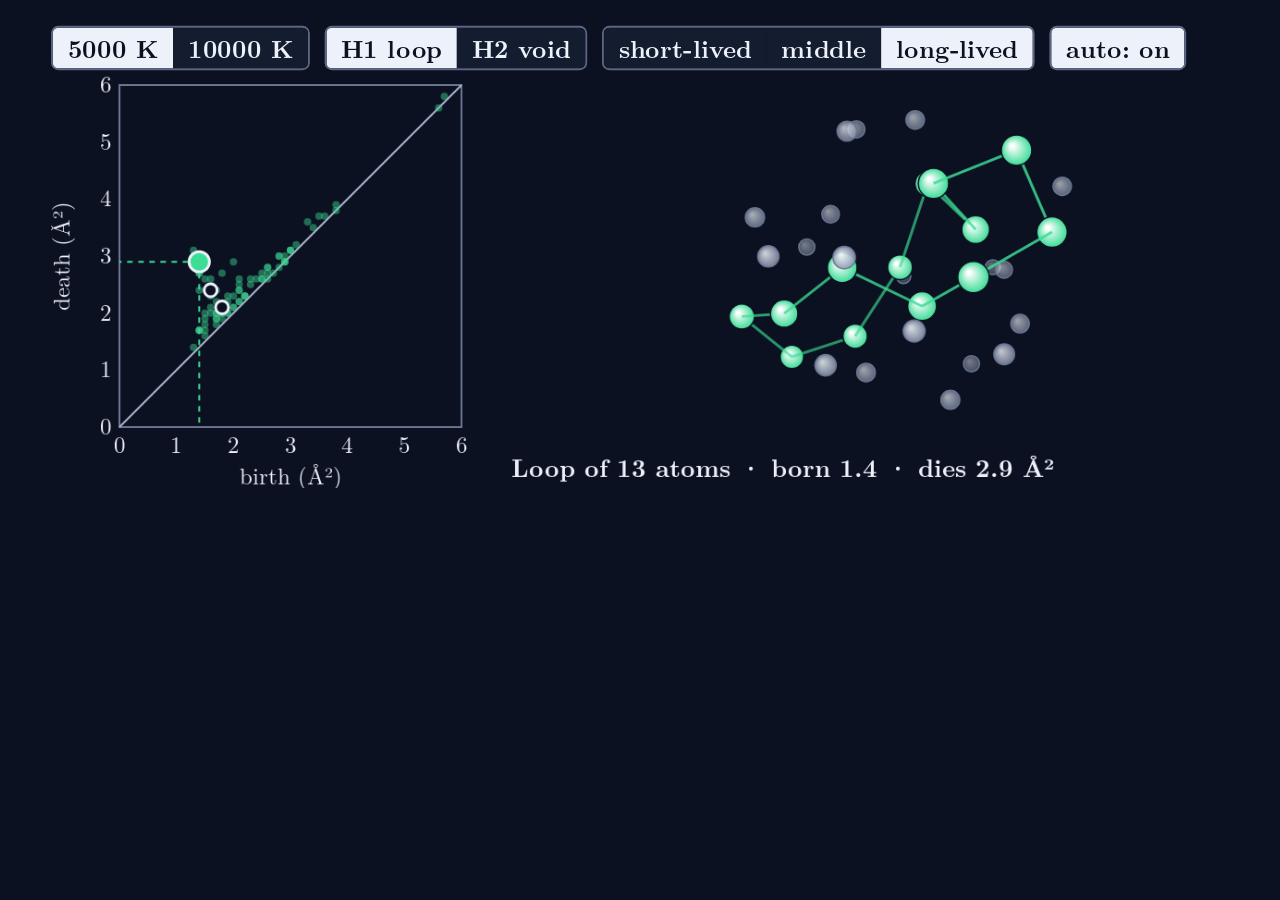
<file: apps/cycles/index.html>
<!doctype html>
<html lang="en">
<head>
<meta charset="utf-8">
<meta name="viewport" content="width=device-width,initial-scale=1">
<title>Cycle viewer</title>
<link rel="stylesheet" href="cycles.css">
</head>
<body>
<div id="app">
  <div id="controls">
    <div class="group" id="gT" role="group" aria-label="temperature"></div>
    <div class="group" id="gD" role="group" aria-label="dimension"></div>
    <div class="group" id="gB" role="group" aria-label="lifetime band"></div>
    <div class="group" id="gA" role="group" aria-label="automatic tour"></div>
  </div>
  <div id="views">
    <canvas id="pd" width="470" height="450" aria-label="sampled persistence diagram; click a ringed point"></canvas>
    <canvas id="atoms" width="860" height="450" aria-label="representative cycle among nearby atoms; drag to rotate"></canvas>
  </div>
</div>
<script src="data.js"></script>
<script src="cycles.js"></script>
</body>
</html>
</file>
<file: css/deck.css>
/* Deck engine styles. Slides are authored at 1920 x 1080 and scaled to the window.
   Everything here is local: fonts come from ../fonts, nothing is fetched from the network. */

@font-face{font-family:'LM Roman';font-weight:400;font-style:normal;src:url(../fonts/lmroman10-regular.otf);size-adjust:98%;font-display:block}
@font-face{font-family:'LM Roman';font-weight:700;font-style:normal;src:url(../fonts/lmroman10-bold.otf);size-adjust:98%;font-display:block}
@font-face{font-family:'LM Roman';font-weight:400;font-style:italic;src:url(../fonts/lmroman10-italic.otf);size-adjust:98%;font-display:block}
@font-face{font-family:'LM Roman';font-weight:700;font-style:italic;src:url(../fonts/lmroman10-bolditalic.otf);size-adjust:98%;font-display:block}
@font-face{font-family:'LM Math';src:url(../fonts/latinmodern-math.otf);size-adjust:98%;font-display:block}
/* headings and eyebrows use the same face at a smaller optical size */
@font-face{font-family:'LM Head';font-weight:700;src:url(../fonts/lmroman10-bold.otf);size-adjust:72%;font-display:block}
@font-face{font-family:'LM Head';font-weight:700;font-style:italic;src:url(../fonts/lmroman10-bolditalic.otf);size-adjust:72%;font-display:block}
@font-face{font-family:'LM Head Math';src:url(../fonts/latinmodern-math.otf);size-adjust:72%;font-display:block}

:root{--chrome:#15181f;--accent:#00A36C;--ui:#8d96a8;--ui-strong:#dfe5ef;--line:#262c38}
*{box-sizing:border-box;margin:0}
html,body{height:100%;background:var(--chrome);font-family:'LM Roman','LM Math',serif;overflow:hidden;color:var(--ui-strong)}

/* ---------------------------------------------------------------- slides */
.reveal{position:absolute;inset:0;display:flex;align-items:center;justify-content:center}
.reveal .slides{width:1920px;height:1080px;transform-origin:center center;position:relative;flex:none}
.reveal .slides>section,.thumb section{width:1920px;height:1080px;overflow:hidden;isolation:isolate}
.reveal .slides>section{position:absolute;inset:0;opacity:0;visibility:hidden;pointer-events:none;transition:opacity .22s ease,visibility 0s linear .22s}
.reveal .slides>section.present{opacity:1;visibility:visible;pointer-events:auto;transition:opacity .22s ease}
.thumb section{position:relative;display:flex}
section aside.notes{display:none!important}

/* every slide uses Latin Modern; former handwriting-font headings get the smaller optical size */
.reveal section,.reveal section [style*="font-family"],.reveal section svg,.reveal section svg *,
.thumb section,.thumb section [style*="font-family"],.thumb section svg,.thumb section svg *{font-family:'LM Roman','LM Math',serif!important}
.reveal section .head,.thumb section .head{font-family:'LM Head','LM Head Math',serif!important;font-weight:700!important}

.x-icon{display:inline-block;flex:none}.x-icon svg{width:100%;height:100%;display:block}
.x-shape{display:inline-block;flex:none}
.x-embed{border:0;background:transparent}
.x-embed-placeholder{display:flex;align-items:center;justify-content:center;border:2px dashed #3B4A70;border-radius:12px;color:#8793AD;font-size:40px}
img.figure{display:block}

/* ---------------------------------------------------------------- chrome */
#progress{position:absolute;left:0;right:0;bottom:0;height:3px;background:#2b3040;z-index:5}
#progress>i{display:block;height:100%;width:0;background:var(--accent);transition:width .22s ease}
#counter{position:absolute;right:14px;bottom:12px;color:var(--ui);font-size:14px;user-select:none;font-variant-numeric:tabular-nums;z-index:5}
#counter b{color:var(--ui-strong)}
#hint{position:absolute;left:14px;bottom:12px;color:#6e7687;font-size:13px;user-select:none;z-index:5;transition:opacity .6s}
body.idle #hint{opacity:0}
#blank{position:absolute;inset:0;background:#000;display:none;z-index:20}
body.blank #blank{display:block}

/* ---------------------------------------------------------------- notes panel (N) and speaker window (S) */
body.notes .reveal{right:38%}
#notes-panel{position:absolute;top:0;right:0;bottom:0;width:38%;background:#0f1218;border-left:1px solid var(--line);display:none;flex-direction:column;z-index:6}
body.notes #notes-panel{display:flex}
.np-head{padding:16px 20px 12px;border-bottom:1px solid var(--line);display:flex;gap:14px;align-items:baseline}
.np-title{font-size:18px;font-weight:700;line-height:1.3;flex:1}
.np-clock{font-size:24px;font-weight:700;font-variant-numeric:tabular-nums;color:#fff;cursor:pointer}
.np-text{flex:1;overflow:auto;padding:18px 20px;font-size:18px;line-height:1.62;color:#c6cedd;white-space:pre-wrap}
.np-next{border-top:1px solid var(--line);padding:12px 20px;display:flex;gap:12px;align-items:center;font-size:14px;color:var(--ui)}

body.speaker{overflow:auto}
body.speaker .reveal,body.speaker #progress,body.speaker #counter,body.speaker #hint{display:none}
#speaker{display:none;position:absolute;inset:0;grid-template-columns:58% 42%;grid-template-rows:auto 1fr;gap:14px;padding:14px}
body.speaker #speaker{display:grid}
#sp-current,#sp-next{background:#000;border:1px solid var(--line);position:relative;overflow:hidden;aspect-ratio:16/9}
#sp-next{opacity:.85}
.sp-label{font-size:13px;color:var(--ui);text-transform:uppercase;letter-spacing:.08em;margin:0 0 6px}
#sp-left{grid-row:1/3;display:flex;flex-direction:column;gap:8px}
#sp-right{display:flex;flex-direction:column;gap:8px}
#sp-bar{display:flex;gap:18px;align-items:baseline;font-variant-numeric:tabular-nums}
#sp-clock{font-size:40px;font-weight:700;color:#fff;cursor:pointer}
#sp-wall{font-size:20px;color:var(--ui)}
#sp-count{font-size:20px;color:var(--ui);margin-left:auto}
#sp-notes{grid-column:2;overflow:auto;font-size:21px;line-height:1.6;color:#d4dae6;white-space:pre-wrap;background:#0f1218;border:1px solid var(--line);padding:16px 20px}
#sp-title{font-size:22px;font-weight:700}

/* ---------------------------------------------------------------- overview (O) */
#overview{position:absolute;inset:0;background:var(--chrome);overflow:auto;padding:24px;display:none;
  grid-template-columns:repeat(auto-fill,minmax(260px,1fr));gap:18px;align-content:start;z-index:10}
body.overview #overview{display:grid}
.cell{cursor:pointer;border:2px solid transparent;background:#1c212b}
.cell.current{border-color:var(--accent)}.cell:hover{border-color:#5a657a}
.cell.backup .thumb{outline:2px dashed #39404f;outline-offset:-2px}
.cell p{color:#aeb7c6;font-size:13px;padding:6px 8px;line-height:1.3}
.cell p b{color:#fff}
.thumb{width:100%;aspect-ratio:16/9;overflow:hidden;position:relative;background:#0B1120}
.thumb>div{width:1920px;height:1080px;transform-origin:0 0;position:absolute;top:0;left:0}

/* ---------------------------------------------------------------- help (?) */
#help{position:absolute;inset:0;display:none;align-items:center;justify-content:center;background:rgba(10,12,18,.82);z-index:30}
body.help #help{display:flex}
#help table{font-size:18px;border-collapse:collapse;background:#0f1218;border:1px solid var(--line)}
#help td{padding:8px 18px;border-bottom:1px solid var(--line)}
#help td:first-child{color:#fff;font-weight:700;white-space:nowrap}

/* ---------------------------------------------------------------- print / PDF: one slide per page */
@media print{
  @page{size:1920px 1080px;margin:0}
  html,body{overflow:visible;background:#fff;width:1920px;height:auto}
  #progress,#counter,#hint,#notes-panel,#overview,#speaker,#help,#blank{display:none!important}
  .reveal{position:static;display:block;width:1920px}
  .reveal .slides{transform:none!important;width:1920px;height:auto;position:static}
  .reveal .slides>section{position:relative!important;inset:auto!important;opacity:1!important;visibility:visible!important;
    transition:none!important;break-after:page;break-inside:avoid}
  .reveal .slides>section:last-child{break-after:auto}
}
</file>
<file: apps/cycles/cycles.css>
@font-face{font-family:'LM Roman';font-weight:400;src:url(../../fonts/lmroman10-regular.otf);font-display:block}
@font-face{font-family:'LM Roman';font-weight:700;src:url(../../fonts/lmroman10-bold.otf);font-display:block}

:root{--bg:#0B1120;--panel:#141C30;--text:#EDF1FA;--muted:#B4BFD6;--rule:#5B6785}
html,body{height:100%;margin:0;overflow:hidden;background:transparent;font-family:'LM Roman',serif;color:var(--text)}
body.standalone{background:var(--bg);overflow:auto}
body.standalone #app{width:1350px;margin:24px auto;transform-origin:top center}

#controls{display:flex;gap:16px;align-items:center;height:52px}
.group{display:flex;border:2px solid var(--rule);border-radius:8px;overflow:hidden}
button{white-space:nowrap;font:700 27px/1.2 'LM Roman',serif;padding:6px 16px;border:0;background:var(--panel);color:var(--text);cursor:pointer}
button.on{background:var(--text);color:var(--bg)}
button:focus-visible{outline:3px solid #6EA2FF;outline-offset:-3px}

#views{display:flex;gap:20px}
canvas{display:block}
#atoms{cursor:grab;touch-action:none}
#pd{cursor:pointer}
</file>
